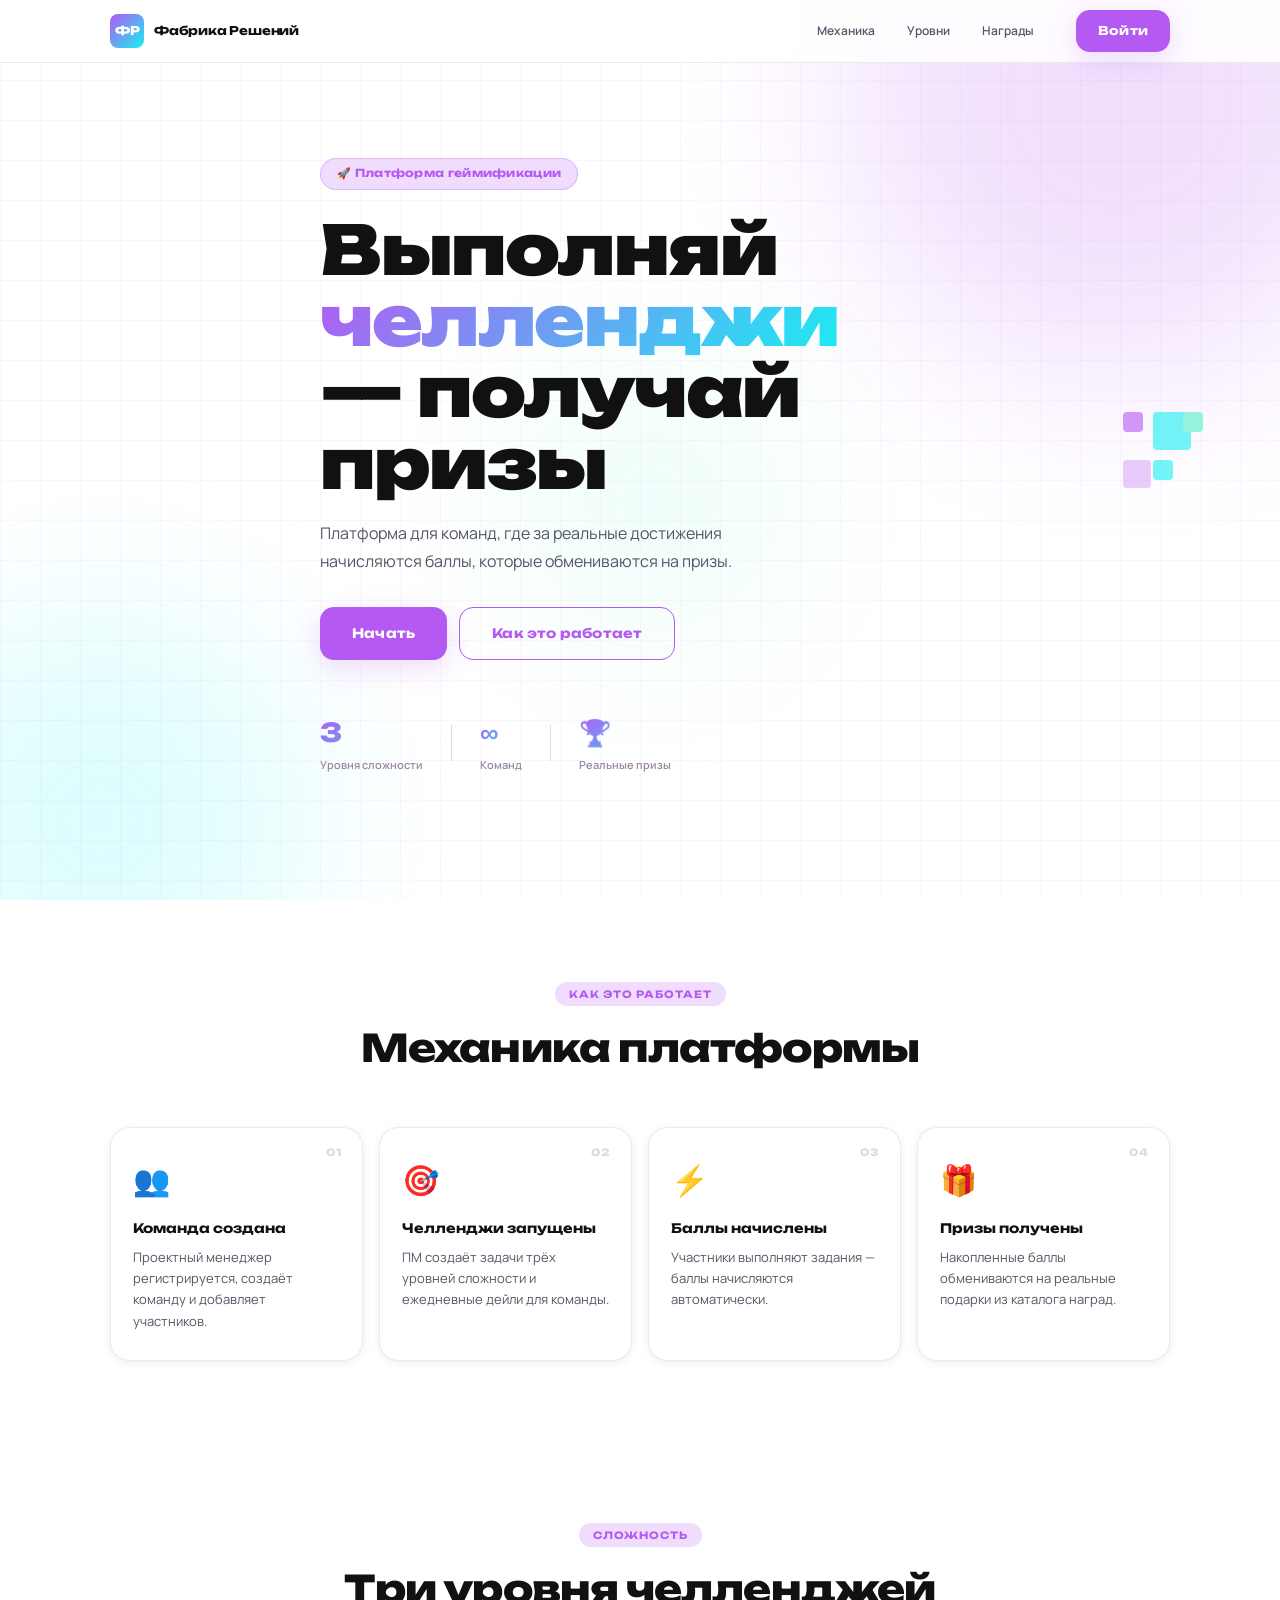
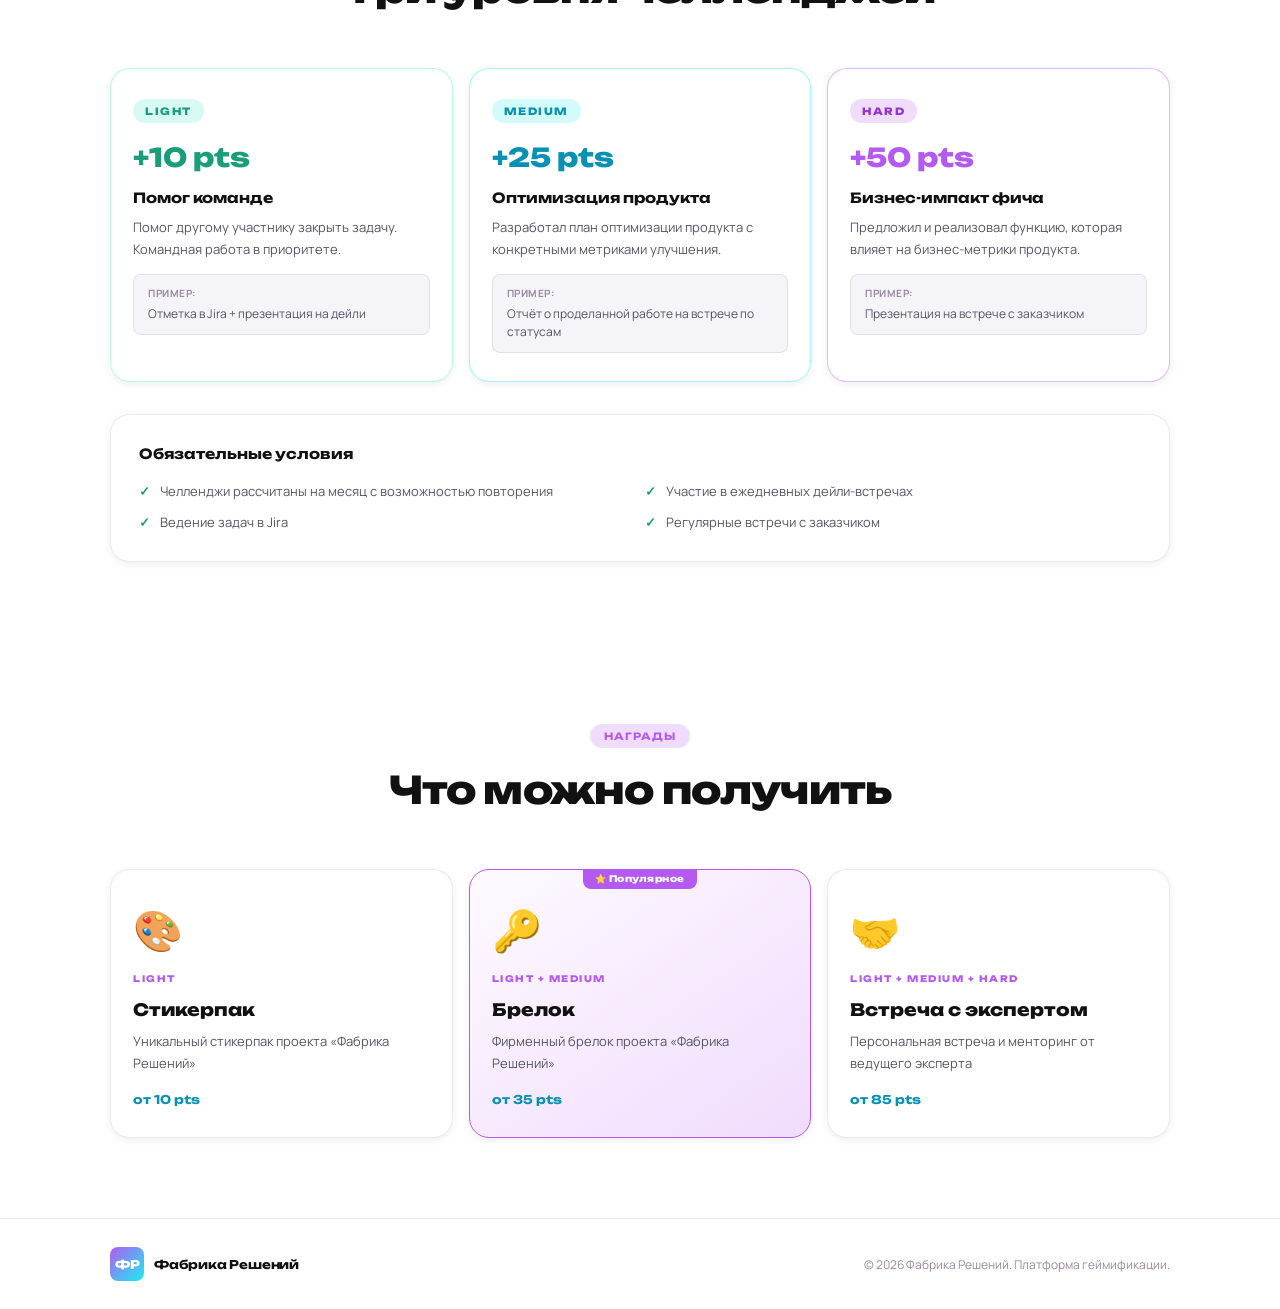
<file: frontend/index.html>
<!DOCTYPE html>
<html lang="ru">
<head>
  <meta charset="UTF-8" />
  <meta name="viewport" content="width=device-width, initial-scale=1.0" />
  <title>Фабрика Решений — Платформа геймификации</title>
  <link rel="preconnect" href="https://fonts.googleapis.com" />
  <link rel="preconnect" href="https://fonts.gstatic.com" crossorigin />
  <link href="https://fonts.googleapis.com/css2?family=Unbounded:wght@400;600;700;900&family=Manrope:wght@400;500;600&display=swap" rel="stylesheet" />
  <link rel="stylesheet" href="css/main.css" />
</head>
<body>

  <!-- HEADER -->
  <header class="header">
    <div class="container header__inner">
      <a href="/" class="logo">
        <span class="logo__fr">ФР</span>
        <span class="logo__text">Фабрика Решений</span>
      </a>
      <nav class="nav" id="nav">
        <a href="#mechanics" class="nav__link">Механика</a>
        <a href="#levels" class="nav__link">Уровни</a>
        <a href="#rewards" class="nav__link">Награды</a>
      </nav>
      <a href="pages/login.html" class="btn btn--primary">Войти</a>
      <button class="burger" id="burger" aria-label="Меню">
        <span></span><span></span><span></span>
      </button>
    </div>
  </header>

  <!-- MOBILE NAV -->
  <div class="mobile-nav" id="mobileNav">
    <a href="#mechanics" class="mobile-nav__link">Механика</a>
    <a href="#levels" class="mobile-nav__link">Уровни</a>
    <a href="#rewards" class="mobile-nav__link">Награды</a>
    <a href="pages/login.html" class="btn btn--primary mobile-nav__btn">Войти</a>
  </div>

  <!-- HERO -->
  <section class="hero">
    <div class="hero__bg">
      <div class="hero__orb hero__orb--purple"></div>
      <div class="hero__orb hero__orb--cyan"></div>
      <div class="hero__orb hero__orb--mint"></div>
      <div class="hero__grid"></div>
    </div>
    <div class="container hero__inner">
      <div class="hero__badge">🚀 Платформа геймификации</div>
      <h1 class="hero__title">
        Выполняй<br/>
        <span class="gradient-text">челленджи</span><br/>
        — получай призы
      </h1>
      <p class="hero__desc">
        Платформа для команд, где за реальные достижения начисляются баллы, которые обмениваются на призы.
      </p>
      <div class="hero__actions">
        <a href="pages/login.html" class="btn btn--primary btn--lg">Начать</a>
        <a href="#mechanics" class="btn btn--ghost btn--lg">Как это работает</a>
      </div>
      <div class="hero__stats">
        <div class="hero__stat">
          <span class="hero__stat-num">3</span>
          <span class="hero__stat-label">Уровня сложности</span>
        </div>
        <div class="hero__stat-divider"></div>
        <div class="hero__stat">
          <span class="hero__stat-num">∞</span>
          <span class="hero__stat-label">Команд</span>
        </div>
        <div class="hero__stat-divider"></div>
        <div class="hero__stat">
          <span class="hero__stat-num">🏆</span>
          <span class="hero__stat-label">Реальные призы</span>
        </div>
      </div>
    </div>
    <!-- Pixel 3D decoration -->
    <div class="pixel-art" aria-hidden="true">
      <div class="pixel p1"></div>
      <div class="pixel p2"></div>
      <div class="pixel p3"></div>
      <div class="pixel p4"></div>
      <div class="pixel p5"></div>
    </div>
  </section>

  <!-- MECHANICS -->
  <section class="section" id="mechanics">
    <div class="container">
      <div class="section-header">
        <div class="section-tag">Как это работает</div>
        <h2 class="section-title">Механика платформы</h2>
      </div>
      <div class="mechanics-grid">
        <div class="mechanic-card" data-step="01">
          <div class="mechanic-card__icon">👥</div>
          <h3 class="mechanic-card__title">Команда создана</h3>
          <p class="mechanic-card__text">Проектный менеджер регистрируется, создаёт команду и добавляет участников.</p>
        </div>
        <div class="mechanic-card" data-step="02">
          <div class="mechanic-card__icon">🎯</div>
          <h3 class="mechanic-card__title">Челленджи запущены</h3>
          <p class="mechanic-card__text">ПМ создаёт задачи трёх уровней сложности и ежедневные дейли для команды.</p>
        </div>
        <div class="mechanic-card" data-step="03">
          <div class="mechanic-card__icon">⚡</div>
          <h3 class="mechanic-card__title">Баллы начислены</h3>
          <p class="mechanic-card__text">Участники выполняют задания — баллы начисляются автоматически.</p>
        </div>
        <div class="mechanic-card" data-step="04">
          <div class="mechanic-card__icon">🎁</div>
          <h3 class="mechanic-card__title">Призы получены</h3>
          <p class="mechanic-card__text">Накопленные баллы обмениваются на реальные подарки из каталога наград.</p>
        </div>
      </div>
    </div>
  </section>

  <!-- LEVELS -->
  <section class="section section--dark" id="levels">
    <div class="container">
      <div class="section-header">
        <div class="section-tag">Сложность</div>
        <h2 class="section-title">Три уровня челленджей</h2>
      </div>
      <div class="levels-grid">
        <div class="level-card level-card--light">
          <div class="level-card__badge">LIGHT</div>
          <div class="level-card__points">+10 pts</div>
          <h3 class="level-card__title">Помог команде</h3>
          <p class="level-card__desc">Помог другому участнику закрыть задачу. Командная работа в приоритете.</p>
          <div class="level-card__example">
            <span class="level-card__example-label">Пример:</span>
            Отметка в Jira + презентация на дейли
          </div>
        </div>
        <div class="level-card level-card--medium">
          <div class="level-card__badge">MEDIUM</div>
          <div class="level-card__points">+25 pts</div>
          <h3 class="level-card__title">Оптимизация продукта</h3>
          <p class="level-card__desc">Разработал план оптимизации продукта с конкретными метриками улучшения.</p>
          <div class="level-card__example">
            <span class="level-card__example-label">Пример:</span>
            Отчёт о проделанной работе на встрече по статусам
          </div>
        </div>
        <div class="level-card level-card--hard">
          <div class="level-card__badge">HARD</div>
          <div class="level-card__points">+50 pts</div>
          <h3 class="level-card__title">Бизнес-импакт фича</h3>
          <p class="level-card__desc">Предложил и реализовал функцию, которая влияет на бизнес-метрики продукта.</p>
          <div class="level-card__example">
            <span class="level-card__example-label">Пример:</span>
            Презентация на встрече с заказчиком
          </div>
        </div>
      </div>
      <div class="conditions">
        <h3 class="conditions__title">Обязательные условия</h3>
        <div class="conditions-list">
          <div class="condition-item"><span class="condition-icon">✓</span>Челленджи рассчитаны на месяц с возможностью повторения</div>
          <div class="condition-item"><span class="condition-icon">✓</span>Участие в ежедневных дейли-встречах</div>
          <div class="condition-item"><span class="condition-icon">✓</span>Ведение задач в Jira</div>
          <div class="condition-item"><span class="condition-icon">✓</span>Регулярные встречи с заказчиком</div>
        </div>
      </div>
    </div>
  </section>

  <!-- REWARDS -->
  <section class="section section--dark" id="rewards">
    <div class="container">
      <div class="section-header">
        <div class="section-tag">Награды</div>
        <h2 class="section-title">Что можно получить</h2>
      </div>
      <div class="rewards-grid">
        <div class="reward-card">
          <div class="reward-card__icon">🎨</div>
          <div class="reward-card__combo">LIGHT</div>
          <h3 class="reward-card__title">Стикерпак</h3>
          <p class="reward-card__desc">Уникальный стикерпак проекта «Фабрика Решений»</p>
          <div class="reward-card__pts">от 10 pts</div>
        </div>
        <div class="reward-card reward-card--featured">
          <div class="reward-card__icon">🔑</div>
          <div class="reward-card__combo">LIGHT + MEDIUM</div>
          <h3 class="reward-card__title">Брелок</h3>
          <p class="reward-card__desc">Фирменный брелок проекта «Фабрика Решений»</p>
          <div class="reward-card__pts">от 35 pts</div>
        </div>
        <div class="reward-card">
          <div class="reward-card__icon">🤝</div>
          <div class="reward-card__combo">LIGHT + MEDIUM + HARD</div>
          <h3 class="reward-card__title">Встреча с экспертом</h3>
          <p class="reward-card__desc">Персональная встреча и менторинг от ведущего эксперта</p>
          <div class="reward-card__pts">от 85 pts</div>
        </div>
      </div>
    </div>
  </section>

  <!-- FOOTER -->
  <footer class="footer">
    <div class="container footer__inner">
      <div class="logo">
        <span class="logo__fr">ФР</span>
        <span class="logo__text">Фабрика Решений</span>
      </div>
      <p class="footer__copy">© 2026 Фабрика Решений. Платформа геймификации.</p>
    </div>
  </footer>

  <script src="js/main.js"></script>
</body>
</html>
</file>
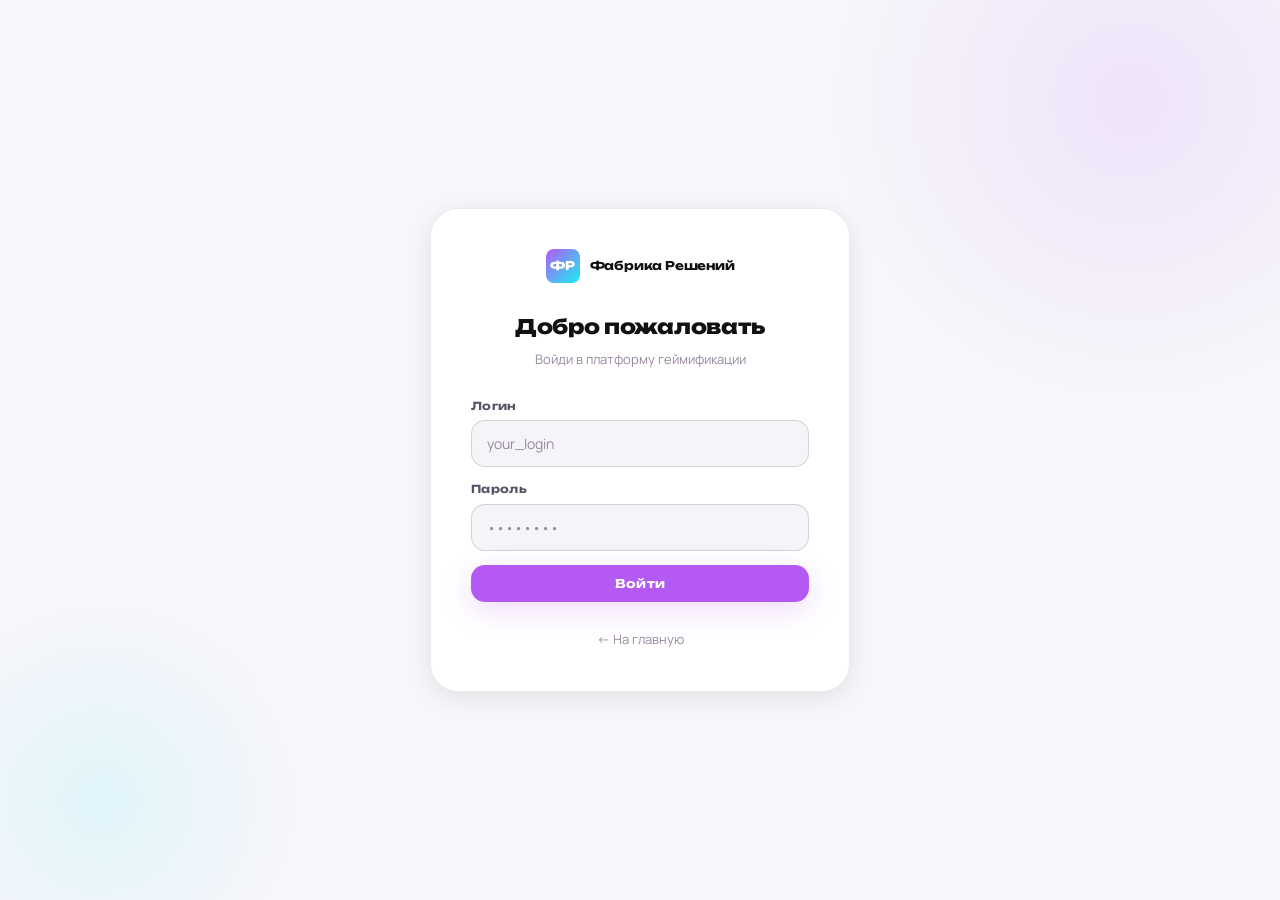
<file: frontend/pages/admin.html>
<!DOCTYPE html>
<html lang="ru">
<head>
  <meta charset="UTF-8" />
  <meta name="viewport" content="width=device-width, initial-scale=1.0" />
  <title>Админ — Фабрика Решений</title>
  <link href="https://fonts.googleapis.com/css2?family=Unbounded:wght@400;600;700;900&family=Manrope:wght@400;500;600&display=swap" rel="stylesheet" />
  <link rel="stylesheet" href="../css/main.css" />
  <link rel="stylesheet" href="../css/admin.css" />
</head>
<body>
<div class="dashboard">

  <!-- SIDEBAR -->
  <aside class="sidebar" id="sidebar">
    <div class="sidebar__header">
      <a href="/" class="logo">
        <div class="logo__fr">ФР</div>
        <span class="logo__text">Фабрика Решений</span>
      </a>
    </div>
    <nav class="sidebar__nav">
      <a class="sidebar__link active" data-tab="overview"  href="#"><span class="sidebar__link-icon">📊</span>Обзор</a>
      <a class="sidebar__link"        data-tab="analytics" href="#"><span class="sidebar__link-icon">📈</span>Аналитика</a>
      <a class="sidebar__link"        data-tab="pms"       href="#"><span class="sidebar__link-icon">👤</span>ПМ-менеджеры</a>
      <a class="sidebar__link"        data-tab="teams"     href="#"><span class="sidebar__link-icon">👥</span>Команды</a>
      <a class="sidebar__link"        data-tab="members"   href="#"><span class="sidebar__link-icon">🙋</span>Участники</a>
      <a class="sidebar__link"        data-tab="challenges"href="#"><span class="sidebar__link-icon">🎯</span>Челленджи</a>
      <a class="sidebar__link"        data-tab="prizes"    href="#"><span class="sidebar__link-icon">🎁</span>Призы</a>
      <a class="sidebar__link"        data-tab="logs"      href="#"><span class="sidebar__link-icon">📋</span>Лог баллов</a>
    </nav>
    <div class="sidebar__footer">
      <div class="sidebar__user">
        <div class="sidebar__user-avatar" style="background:linear-gradient(135deg,var(--purple),var(--cyan))">A</div>
        <div>
          <div class="sidebar__user-name">Администратор</div>
          <div class="sidebar__user-role">Полный доступ</div>
        </div>
      </div>
      <button class="btn btn--secondary btn--full" style="margin-top:8px;font-size:11px" onclick="Auth.logout()">Выйти</button>
    </div>
  </aside>
  <div class="sidebar-overlay" id="sidebarOverlay"></div>

  <!-- MAIN -->
  <main class="dashboard__main">
    <div class="dashboard__topbar">
      <button class="dashboard-hamburger" id="dashHamburger"><span></span><span></span><span></span></button>
      <h1 class="dashboard__title" id="pageTitle">Обзор</h1>
      <button class="btn btn--ghost" style="font-size:11px;padding:8px 14px" onclick="loadAll()" title="Обновить данные">↻ Обновить</button>
    </div>

    <!-- ══════════ OVERVIEW ══════════ -->
    <div id="tab-overview" class="tab-content active">
      <div class="stat-cards" id="overviewCards">
        <div class="stat-card"><div class="stat-card__label">ПМ-менеджеров</div><div class="stat-card__value" id="sPMs">—</div></div>
        <div class="stat-card"><div class="stat-card__label">Команд</div><div class="stat-card__value" id="sTeams">—</div></div>
        <div class="stat-card"><div class="stat-card__label">Участников</div><div class="stat-card__value" id="sMembers">—</div></div>
        <div class="stat-card"><div class="stat-card__label">Баллов выдано</div><div class="stat-card__value" id="sPoints">—</div></div>
        <div class="stat-card"><div class="stat-card__label">Челленджей</div><div class="stat-card__value" id="sChallenges">—</div></div>
      </div>
      <div class="grid-2">
        <div class="panel">
          <div class="panel__header"><span class="panel__title">🏆 Топ-5 участников</span></div>
          <div id="overviewTopMembers"></div>
        </div>
        <div class="panel">
          <div class="panel__header">
            <span class="panel__title">👥 Команды</span>
            <button class="btn btn--primary" style="font-size:11px;padding:7px 14px" onclick="switchTab('pms');openModal('createPMModal')">+ ПМ</button>
          </div>
          <div id="overviewTeams"></div>
        </div>
      </div>
      <div class="panel">
        <div class="panel__header"><span class="panel__title">📋 Последние операции с баллами</span><a class="link-sm" onclick="switchTab('logs')" href="#">Все →</a></div>
        <div id="overviewRecentLogs"></div>
      </div>
    </div>

    <!-- ══════════ ANALYTICS ══════════ -->
    <div id="tab-analytics" class="tab-content">
      <div class="stat-cards" id="analyticsCards">
        <div class="stat-card"><div class="stat-card__label">LIGHT челленджей</div><div class="stat-card__value" id="aLight">—</div></div>
        <div class="stat-card"><div class="stat-card__label">MEDIUM челленджей</div><div class="stat-card__value" id="aMedium">—</div></div>
        <div class="stat-card"><div class="stat-card__label">HARD челленджей</div><div class="stat-card__value" id="aHard">—</div></div>
        <div class="stat-card"><div class="stat-card__label">Средний балл</div><div class="stat-card__value" id="aAvg">—</div></div>
      </div>
      <div class="grid-2">
        <div class="panel">
          <div class="panel__header"><span class="panel__title">📊 Баллы по дням (14 дней)</span></div>
          <div class="chart-wrap" id="pointsChart"></div>
        </div>
        <div class="panel">
          <div class="panel__header"><span class="panel__title">🥧 Распределение по уровням</span></div>
          <div class="chart-wrap" id="levelsPie"></div>
        </div>
      </div>
      <div class="panel">
        <div class="panel__header"><span class="panel__title">📋 Рейтинг команд по баллам</span></div>
        <div id="teamsRanking"></div>
      </div>
    </div>

    <!-- ══════════ PMs ══════════ -->
    <div id="tab-pms" class="tab-content">
      <div class="panel">
        <div class="panel__header">
          <span class="panel__title">Проектные менеджеры</span>
          <button class="btn btn--primary" onclick="openModal('createPMModal')">+ Создать ПМ</button>
        </div>
        <div class="search-bar">
          <input class="form-input search-input" type="text" id="pmSearch" placeholder="🔍  Поиск по имени или логину…" oninput="renderPMs()"/>
        </div>
        <div class="table-wrap">
          <table class="data-table">
            <thead><tr>
              <th>Пользователь</th><th>Статус</th><th>Команда</th><th>Участников</th><th>Челленджей</th><th>Создан</th><th>Действия</th>
            </tr></thead>
            <tbody id="pmTableBody"></tbody>
          </table>
        </div>
      </div>
    </div>

    <!-- ══════════ TEAMS ══════════ -->
    <div id="tab-teams" class="tab-content">
      <div class="panel">
        <div class="panel__header"><span class="panel__title">Все команды</span></div>
        <div id="allTeamsList"></div>
      </div>
    </div>

    <!-- ══════════ MEMBERS ══════════ -->
    <div id="tab-members" class="tab-content">
      <div class="panel">
        <div class="panel__header">
          <span class="panel__title">Все участники</span>
          <span class="panel__count" id="membersCount"></span>
        </div>
        <div class="search-bar" style="display:flex;gap:10px;flex-wrap:wrap">
          <input class="form-input search-input" style="flex:1;min-width:180px" type="text" id="memberSearch" placeholder="🔍  Поиск по имени, email…" oninput="renderMembers()"/>
          <select class="form-input form-select" id="memberTeamFilter" style="width:180px" onchange="renderMembers()">
            <option value="">Все команды</option>
          </select>
        </div>
        <div class="table-wrap">
          <table class="data-table">
            <thead><tr>
              <th>Участник</th><th>Команда</th><th>Роль</th><th>Баллы</th><th>Стрик</th><th>Действия</th>
            </tr></thead>
            <tbody id="memberTableBody"></tbody>
          </table>
        </div>
      </div>
    </div>

    <!-- ══════════ CHALLENGES ══════════ -->
    <div id="tab-challenges" class="tab-content">
      <div class="panel">
        <div class="panel__header">
          <span class="panel__title">Все челленджи</span>
        </div>
        <div class="tabs">
          <button class="tab-btn active" onclick="filterChallenges('',this)">Все</button>
          <button class="tab-btn" onclick="filterChallenges('LIGHT',this)">LIGHT</button>
          <button class="tab-btn" onclick="filterChallenges('MEDIUM',this)">MEDIUM</button>
          <button class="tab-btn" onclick="filterChallenges('HARD',this)">HARD</button>
        </div>
        <div class="table-wrap">
          <table class="data-table">
            <thead><tr><th>Название</th><th>Уровень</th><th>Баллы</th><th>Команда</th><th>ПМ</th><th>Создан</th><th>Действия</th></tr></thead>
            <tbody id="allChallengesBody"></tbody>
          </table>
        </div>
      </div>
    </div>

    <!-- ══════════ PRIZES ══════════ -->
    <div id="tab-prizes" class="tab-content">
      <div class="panel">
        <div class="panel__header">
          <span class="panel__title">Каталог призов</span>
          <button class="btn btn--primary" onclick="openModal('addPrizeModal')">+ Добавить</button>
        </div>
        <div id="prizesList"></div>
      </div>
    </div>

    <!-- ══════════ LOGS ══════════ -->
    <div id="tab-logs" class="tab-content">
      <div class="panel">
        <div class="panel__header">
          <span class="panel__title">Лог начисления баллов</span>
          <span class="panel__count" id="logsCount"></span>
        </div>
        <div class="table-wrap">
          <table class="data-table">
            <thead><tr><th>Дата</th><th>Участник</th><th>Баллы</th><th>Тип</th><th>Комментарий</th><th>Кем</th></tr></thead>
            <tbody id="logsBody"></tbody>
          </table>
        </div>
      </div>
    </div>

  </main>
</div>

<!-- ══ MODAL: Create PM ══ -->
<div class="modal-overlay" id="createPMModal">
  <div class="modal">
    <div class="modal__header">
      <span class="modal__title">Создать ПМ-аккаунт</span>
      <button class="modal__close" onclick="closeModal('createPMModal')">✕</button>
    </div>
    <div class="form-row">
      <div class="form-group"><label class="form-label">Имя</label><input class="form-input" type="text" id="pmFullName" placeholder="Иван Иванов"/></div>
      <div class="form-group"><label class="form-label">Логин *</label><input class="form-input" type="text" id="pmUsername" placeholder="ivan_pm"/></div>
    </div>
    <div class="form-group"><label class="form-label">Email</label><input class="form-input" type="email" id="pmEmail" placeholder="ivan@company.com"/></div>
    <div class="form-group"><label class="form-label">Пароль *</label><input class="form-input" type="password" id="pmPassword" placeholder="Минимум 6 символов"/></div>
    <div class="form-group"><label class="form-label">Название команды</label><input class="form-input" type="text" id="pmTeamName" placeholder="Команда А"/></div>
    <div class="modal__actions">
      <button class="btn btn--secondary" onclick="closeModal('createPMModal')">Отмена</button>
      <button class="btn btn--primary" onclick="createPM()">Создать</button>
    </div>
  </div>
</div>

<!-- ══ MODAL: Edit PM ══ -->
<div class="modal-overlay" id="editPMModal">
  <div class="modal">
    <div class="modal__header">
      <span class="modal__title">Редактировать ПМ</span>
      <button class="modal__close" onclick="closeModal('editPMModal')">✕</button>
    </div>
    <input type="hidden" id="editPMId"/>
    <div class="form-group"><label class="form-label">Полное имя</label><input class="form-input" type="text" id="editPMFullName"/></div>
    <div class="form-group"><label class="form-label">Email</label><input class="form-input" type="email" id="editPMEmail"/></div>
    <div class="form-group"><label class="form-label">Название команды</label><input class="form-input" type="text" id="editPMTeamName"/></div>
    <div class="form-group">
      <label class="form-label">Статус аккаунта</label>
      <select class="form-input form-select" id="editPMActive">
        <option value="true">Активен</option>
        <option value="false">Заблокирован</option>
      </select>
    </div>
    <div class="modal__actions">
      <button class="btn btn--secondary" onclick="closeModal('editPMModal')">Отмена</button>
      <button class="btn btn--primary" onclick="savePM()">Сохранить</button>
    </div>
  </div>
</div>

<!-- ══ MODAL: Reset Password ══ -->
<div class="modal-overlay" id="resetPassModal">
  <div class="modal" style="max-width:360px">
    <div class="modal__header">
      <span class="modal__title">Сбросить пароль</span>
      <button class="modal__close" onclick="closeModal('resetPassModal')">✕</button>
    </div>
    <p style="font-size:13px;color:var(--text-secondary);margin-bottom:16px" id="resetPassHint"></p>
    <input type="hidden" id="resetPassPMId"/>
    <div class="form-group">
      <label class="form-label">Новый пароль</label>
      <input class="form-input" type="password" id="resetPassValue" placeholder="Минимум 6 символов"/>
    </div>
    <div class="modal__actions">
      <button class="btn btn--secondary" onclick="closeModal('resetPassModal')">Отмена</button>
      <button class="btn btn--primary" onclick="doResetPass()">Сохранить</button>
    </div>
  </div>
</div>

<!-- ══ MODAL: Edit Member ══ -->
<div class="modal-overlay" id="editMemberModal">
  <div class="modal">
    <div class="modal__header">
      <span class="modal__title">Редактировать участника</span>
      <button class="modal__close" onclick="closeModal('editMemberModal')">✕</button>
    </div>
    <input type="hidden" id="editMemberId"/>
    <div class="form-row">
      <div class="form-group"><label class="form-label">Имя</label><input class="form-input" type="text" id="editMemberFirst"/></div>
      <div class="form-group"><label class="form-label">Фамилия</label><input class="form-input" type="text" id="editMemberLast"/></div>
    </div>
    <div class="form-group"><label class="form-label">Email</label><input class="form-input" type="email" id="editMemberEmail"/></div>
    <div class="form-group"><label class="form-label">Роль в проекте</label><input class="form-input" type="text" id="editMemberRole"/></div>
    <div class="modal__actions">
      <button class="btn btn--secondary" onclick="closeModal('editMemberModal')">Отмена</button>
      <button class="btn btn--primary" onclick="saveMember()">Сохранить</button>
    </div>
  </div>
</div>

<!-- ══ MODAL: Award / Deduct Points ══ -->
<div class="modal-overlay" id="pointsModal">
  <div class="modal" style="max-width:380px">
    <div class="modal__header">
      <span class="modal__title" id="pointsModalTitle">Начислить баллы</span>
      <button class="modal__close" onclick="closeModal('pointsModal')">✕</button>
    </div>
    <p style="font-size:13px;color:var(--text-secondary);margin-bottom:16px" id="pointsModalHint"></p>
    <input type="hidden" id="pointsMemberId"/>
    <div class="form-group">
      <label class="form-label">Количество баллов</label>
      <input class="form-input" type="number" id="pointsAmount" min="1" value="10"/>
    </div>
    <div class="form-group">
      <label class="form-label">Комментарий</label>
      <input class="form-input" type="text" id="pointsComment" placeholder="Причина начисления…"/>
    </div>
    <div class="modal__actions">
      <button class="btn btn--secondary" onclick="closeModal('pointsModal')">Отмена</button>
      <button class="btn btn--primary" id="pointsSubmitBtn" onclick="submitPoints()">Начислить</button>
    </div>
  </div>
</div>

<!-- ══ MODAL: Points History ══ -->
<div class="modal-overlay" id="historyModal">
  <div class="modal" style="max-width:560px">
    <div class="modal__header">
      <span class="modal__title" id="historyModalTitle">История баллов</span>
      <button class="modal__close" onclick="closeModal('historyModal')">✕</button>
    </div>
    <div class="table-wrap">
      <table class="data-table">
        <thead><tr><th>Дата</th><th>Баллы</th><th>Тип</th><th>Комментарий</th><th>Кем</th></tr></thead>
        <tbody id="historyBody"></tbody>
      </table>
    </div>
  </div>
</div>

<!-- ══ MODAL: Edit Team ══ -->
<div class="modal-overlay" id="editTeamModal">
  <div class="modal" style="max-width:360px">
    <div class="modal__header">
      <span class="modal__title">Переименовать команду</span>
      <button class="modal__close" onclick="closeModal('editTeamModal')">✕</button>
    </div>
    <input type="hidden" id="editTeamId"/>
    <div class="form-group"><label class="form-label">Название команды</label><input class="form-input" type="text" id="editTeamName"/></div>
    <div class="modal__actions">
      <button class="btn btn--secondary" onclick="closeModal('editTeamModal')">Отмена</button>
      <button class="btn btn--primary" onclick="saveTeam()">Сохранить</button>
    </div>
  </div>
</div>

<!-- ══ MODAL: Add Prize ══ -->
<div class="modal-overlay" id="addPrizeModal">
  <div class="modal">
    <div class="modal__header">
      <span class="modal__title">Добавить приз</span>
      <button class="modal__close" onclick="closeModal('addPrizeModal')">✕</button>
    </div>
    <div class="form-group"><label class="form-label">Название</label><input class="form-input" type="text" id="prizeName" placeholder="Стикерпак"/></div>
    <div class="form-group"><label class="form-label">Описание</label><textarea class="form-input" id="prizeDesc" rows="2" placeholder="Описание приза"></textarea></div>
    <div class="form-row">
      <div class="form-group"><label class="form-label">Стоимость (баллы)</label><input class="form-input" type="number" id="prizeCost" value="10" min="1"/></div>
      <div class="form-group"><label class="form-label">Уровень</label>
        <select class="form-input form-select" id="prizeLevel">
          <option value="LIGHT">LIGHT</option>
          <option value="MEDIUM">MEDIUM</option>
          <option value="HARD">HARD</option>
        </select>
      </div>
    </div>
    <div class="modal__actions">
      <button class="btn btn--secondary" onclick="closeModal('addPrizeModal')">Отмена</button>
      <button class="btn btn--primary" onclick="addPrize()">Добавить</button>
    </div>
  </div>
</div>

<!-- ══ MODAL: Team Detail ══ -->
<div class="modal-overlay" id="teamDetailModal">
  <div class="modal" style="max-width:620px">
    <div class="modal__header">
      <span class="modal__title" id="teamDetailTitle">Команда</span>
      <button class="modal__close" onclick="closeModal('teamDetailModal')">✕</button>
    </div>
    <div id="teamDetailBody"></div>
  </div>
</div>

<div class="toast" id="toast"></div>

<script src="../js/main.js"></script>
<script src="../js/admin.js"></script>
</body>
</html>
</file>
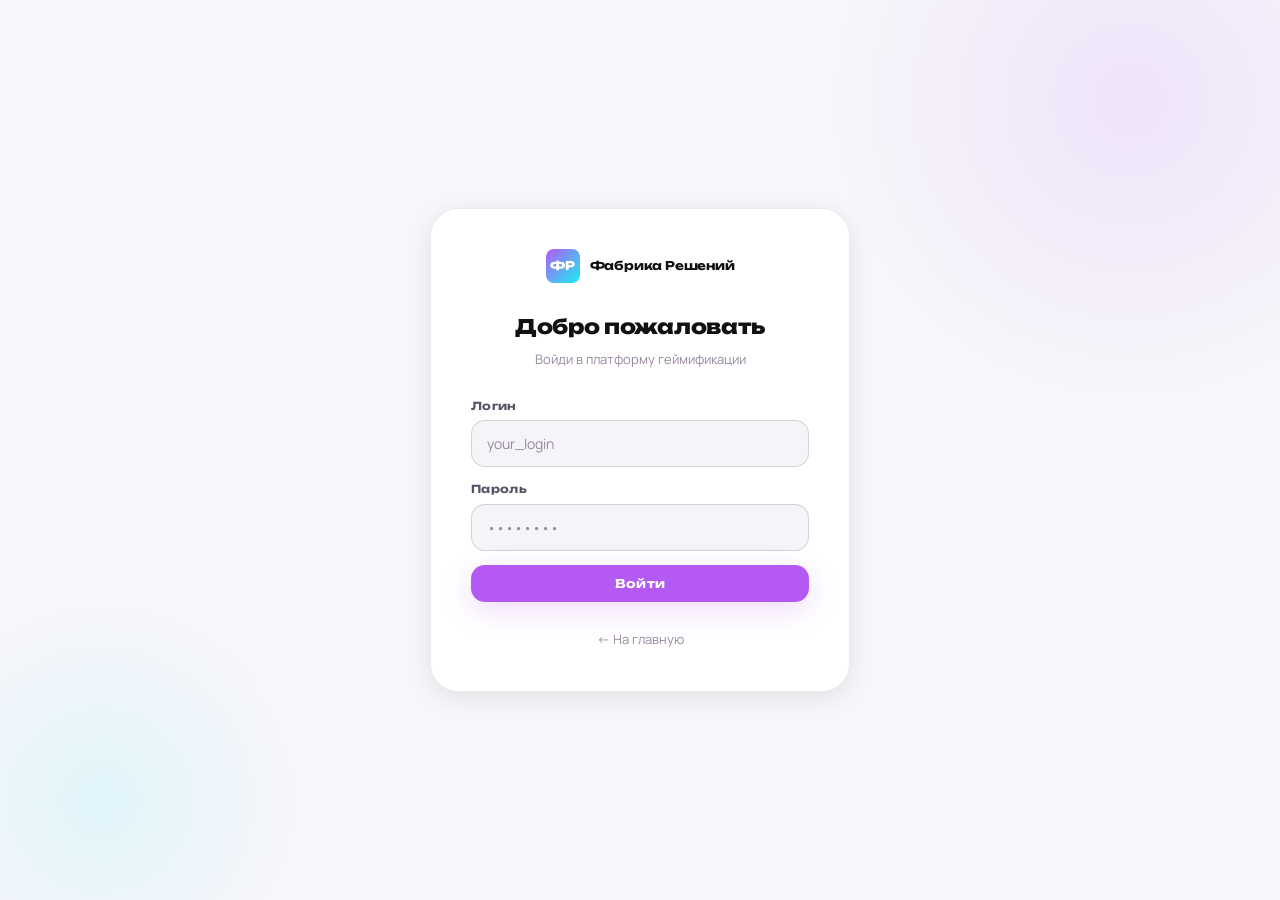
<file: frontend/pages/login.html>
<!DOCTYPE html>
<html lang="ru">
<head>
  <meta charset="UTF-8" />
  <meta name="viewport" content="width=device-width, initial-scale=1.0" />
  <title>Войти — Фабрика Решений</title>
  <link href="https://fonts.googleapis.com/css2?family=Unbounded:wght@400;600;700;900&family=Manrope:wght@400;500;600&display=swap" rel="stylesheet" />
  <link rel="stylesheet" href="../css/main.css" />
</head>
<body>
  <div class="auth-page">
    <div class="auth-card">
      <div class="auth-card__logo">
        <a href="/" class="logo">
          <div class="logo__fr">ФР</div>
          <span class="logo__text">Фабрика Решений</span>
        </a>
      </div>
      <h1 class="auth-card__title">Добро пожаловать</h1>
      <p class="auth-card__subtitle">Войди в платформу геймификации</p>

      <form id="loginForm" novalidate>
        <div class="form-group">
          <label class="form-label" for="username">Логин</label>
          <input class="form-input" type="text" id="username" name="username"
                 placeholder="your_login" autocomplete="username" />
          <span class="form-error" id="usernameError">Введите логин</span>
        </div>
        <div class="form-group">
          <label class="form-label" for="password">Пароль</label>
          <input class="form-input" type="password" id="password" name="password"
                 placeholder="••••••••" autocomplete="current-password" />
          <span class="form-error" id="passwordError">Введите пароль</span>
        </div>
        <span class="form-error" id="globalError" style="display:block;margin-bottom:12px;"></span>
        <button type="submit" class="btn btn--primary btn--full" id="submitBtn">
          Войти
        </button>
      </form>

      <div style="margin-top: 24px; text-align: center;">
        <a href="/" style="font-size: 13px; color: var(--text-muted);">← На главную</a>
      </div>
    </div>
  </div>

  <script src="../js/main.js"></script>
  <script>
    // Redirect if already logged in
    if (Auth.isAuth()) {
      const user = Auth.getUser();
      window.location.href = user?.role === 'admin' ? 'admin.html' : 'pm.html';
    }

    const form = document.getElementById('loginForm');
    const submitBtn = document.getElementById('submitBtn');
    const globalError = document.getElementById('globalError');

    form.addEventListener('submit', async (e) => {
      e.preventDefault();
      const username = document.getElementById('username').value.trim();
      const password = document.getElementById('password').value;

      // Validation
      let valid = true;
      if (!username) {
        document.getElementById('usernameError').classList.add('visible');
        valid = false;
      } else {
        document.getElementById('usernameError').classList.remove('visible');
      }
      if (!password) {
        document.getElementById('passwordError').classList.add('visible');
        valid = false;
      } else {
        document.getElementById('passwordError').classList.remove('visible');
      }
      if (!valid) return;

      submitBtn.textContent = 'Входим...';
      submitBtn.disabled = true;
      globalError.style.display = 'none';

      try {
        // OAuth2 form data
        const formData = new URLSearchParams();
        formData.append('username', username);
        formData.append('password', password);

        const res = await fetch('/api/auth/token', {
          method: 'POST',
          headers: { 'Content-Type': 'application/x-www-form-urlencoded' },
          body: formData
        });
        const data = await res.json();
        if (!res.ok) throw new Error(data.detail || 'Неверный логин или пароль');

        Auth.setToken(data.access_token);
        Auth.setUser(data.user);

        window.location.href = data.user.role === 'admin' ? 'admin.html' : 'pm.html';
      } catch (err) {
        globalError.textContent = err.message;
        globalError.style.display = 'block';
        globalError.classList.add('visible');
        submitBtn.textContent = 'Войти';
        submitBtn.disabled = false;
      }
    });
  </script>
</body>
</html>
</file>
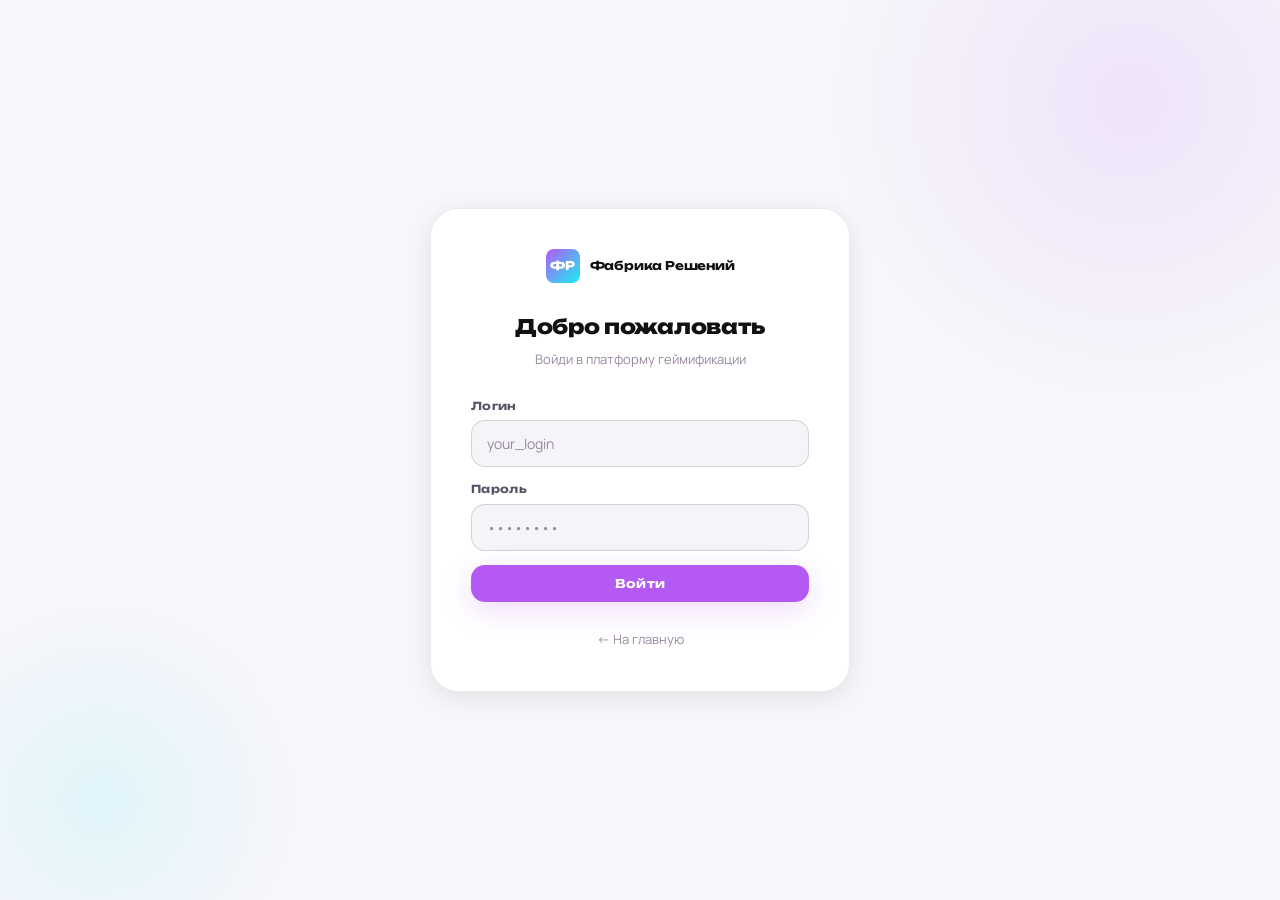
<file: frontend/pages/pm.html>
<!DOCTYPE html>
<html lang="ru">
<head>
  <meta charset="UTF-8" />
  <meta name="viewport" content="width=device-width, initial-scale=1.0" />
  <title>ПМ-кабинет — Фабрика Решений</title>
  <link href="https://fonts.googleapis.com/css2?family=Unbounded:wght@400;600;700;900&family=Manrope:wght@400;500;600&display=swap" rel="stylesheet" />
  <link rel="stylesheet" href="../css/main.css" />
</head>
<body>

<div class="dashboard">
  <!-- SIDEBAR -->
  <aside class="sidebar" id="sidebar">
    <div class="sidebar__header">
      <a href="/" class="logo">
        <div class="logo__fr">ФР</div>
        <span class="logo__text">Фабрика Решений</span>
      </a>
    </div>
    <nav class="sidebar__nav">
      <a class="sidebar__link active" data-tab="overview" href="#">
        <span class="sidebar__link-icon">📊</span> Обзор
      </a>
      <a class="sidebar__link" data-tab="team" href="#">
        <span class="sidebar__link-icon">👥</span> Команда
      </a>
      <a class="sidebar__link" data-tab="challenges" href="#">
        <span class="sidebar__link-icon">🎯</span> Челленджи
      </a>
      <a class="sidebar__link" data-tab="daily" href="#">
        <span class="sidebar__link-icon">📅</span> Дейли-задачи
      </a>
      <a class="sidebar__link" data-tab="rating" href="#">
        <span class="sidebar__link-icon">🏆</span> Рейтинг
      </a>
    </nav>
    <div class="sidebar__footer">
      <div class="sidebar__user" id="sidebarUser">
        <div class="sidebar__user-avatar" id="userAvatar">ПМ</div>
        <div>
          <div class="sidebar__user-name" id="userName">Загрузка...</div>
          <div class="sidebar__user-role">Проектный менеджер</div>
        </div>
      </div>
      <button class="btn btn--secondary btn--full" style="margin-top:8px; font-size:12px;" onclick="Auth.logout()">
        Выйти
      </button>
    </div>
  </aside>
  <div class="sidebar-overlay" id="sidebarOverlay"></div>

  <!-- MAIN -->
  <main class="dashboard__main">
    <div class="dashboard__topbar">
      <button class="dashboard-hamburger" id="dashHamburger">
        <span></span><span></span><span></span>
      </button>
      <h1 class="dashboard__title" id="pageTitle">Обзор</h1>
      <div style="display:flex;gap:8px;" id="topbarActions"></div>
    </div>

    <!-- OVERVIEW TAB -->
    <div id="tab-overview" class="tab-content active">
      <div class="stat-cards" id="statCards">
        <div class="stat-card">
          <div class="stat-card__label">Участников</div>
          <div class="stat-card__value" id="statMembers">—</div>
        </div>
        <div class="stat-card">
          <div class="stat-card__label">Челленджей</div>
          <div class="stat-card__value" id="statChallenges">—</div>
        </div>
        <div class="stat-card">
          <div class="stat-card__label">Дейли сегодня</div>
          <div class="stat-card__value" id="statDaily">—</div>
        </div>
        <div class="stat-card">
          <div class="stat-card__label">Баллов выдано</div>
          <div class="stat-card__value" id="statPoints">—</div>
        </div>
      </div>

      <div class="grid-2">
        <div class="panel">
          <div class="panel__header">
            <span class="panel__title">Топ-3 команды</span>
          </div>
          <div id="topRatingList">
            <div class="empty-state">
              <div class="empty-state__icon">📊</div>
              <div class="empty-state__title">Нет данных</div>
              <div class="empty-state__text">Добавьте участников и их результаты</div>
            </div>
          </div>
        </div>
        <div class="panel">
          <div class="panel__header">
            <span class="panel__title">Активные челленджи</span>
          </div>
          <div id="activeChallengesList">
            <div class="empty-state">
              <div class="empty-state__icon">🎯</div>
              <div class="empty-state__title">Нет челленджей</div>
              <div class="empty-state__text">Создайте первый челлендж для команды</div>
            </div>
          </div>
        </div>
      </div>
    </div>

    <!-- TEAM TAB -->
    <div id="tab-team" class="tab-content">
      <div class="panel">
        <div class="panel__header">
          <span class="panel__title">Участники команды</span>
          <button class="btn btn--primary" onclick="openModal('addMemberModal')">+ Добавить</button>
        </div>
        <div class="table-wrap">
          <table class="data-table">
            <thead>
              <tr>
                <th>Участник</th>
                <th>Роль</th>
                <th>Баллы</th>
                <th>Дейли</th>
                <th>Действия</th>
              </tr>
            </thead>
            <tbody id="teamTableBody">
              <tr><td colspan="5"><div class="empty-state">
                <div class="empty-state__icon">👥</div>
                <div class="empty-state__title">Команда пуста</div>
                <div class="empty-state__text">Добавьте первого участника</div>
              </div></td></tr>
            </tbody>
          </table>
        </div>
      </div>
    </div>

    <!-- CHALLENGES TAB -->
    <div id="tab-challenges" class="tab-content">
      <div class="panel">
        <div class="panel__header">
          <span class="panel__title">Челленджи</span>
          <button class="btn btn--primary" onclick="openModal('addChallengeModal')">+ Создать</button>
        </div>
        <div class="tabs">
          <button class="tab-btn active" onclick="filterChallenges('all', this)">Все</button>
          <button class="tab-btn" onclick="filterChallenges('LIGHT', this)">LIGHT</button>
          <button class="tab-btn" onclick="filterChallenges('MEDIUM', this)">MEDIUM</button>
          <button class="tab-btn" onclick="filterChallenges('HARD', this)">HARD</button>
        </div>
        <div id="challengesList">
          <div class="empty-state">
            <div class="empty-state__icon">🎯</div>
            <div class="empty-state__title">Нет челленджей</div>
            <div class="empty-state__text">Создайте первый челлендж</div>
          </div>
        </div>
      </div>
    </div>

    <!-- DAILY TAB -->
    <div id="tab-daily" class="tab-content">
      <div class="panel">
        <div class="panel__header">
          <span class="panel__title">Ежедневные задачи</span>
          <button class="btn btn--primary" onclick="openModal('addDailyModal')">+ Добавить</button>
        </div>
        <div class="table-wrap">
          <table class="data-table">
            <thead>
              <tr>
                <th>Задача</th>
                <th>Баллы</th>
                <th>Дата</th>
                <th>Действия</th>
              </tr>
            </thead>
            <tbody id="dailyTableBody">
              <tr><td colspan="5"><div class="empty-state">
                <div class="empty-state__icon">📅</div>
                <div class="empty-state__title">Нет задач</div>
                <div class="empty-state__text">Добавьте ежедневную задачу</div>
              </div></td></tr>
            </tbody>
          </table>
        </div>
      </div>
    </div>

    <!-- RATING TAB -->
    <div id="tab-rating" class="tab-content">
      <div class="panel">
        <div class="panel__header">
          <span class="panel__title">Рейтинг участников</span>
        </div>
        <div id="fullRatingList"></div>
      </div>
    </div>
  </main>
</div>

<!-- MODAL: Add Member -->
<div class="modal-overlay" id="addMemberModal">
  <div class="modal">
    <div class="modal__header">
      <span class="modal__title">Добавить участника</span>
      <button class="modal__close" onclick="closeModal('addMemberModal')">✕</button>
    </div>
    <div class="form-group">
      <label class="form-label">Имя</label>
      <input class="form-input" type="text" id="memberFirstName" placeholder="Иван" />
    </div>
    <div class="form-group">
      <label class="form-label">Фамилия</label>
      <input class="form-input" type="text" id="memberLastName" placeholder="Иванов" />
    </div>
    <div class="form-group">
      <label class="form-label">Роль в проекте</label>
      <input class="form-input" type="text" id="memberRole" placeholder="Frontend Developer" />
    </div>
    <div class="form-group">
      <label class="form-label">Email</label>
      <input class="form-input" type="email" id="memberEmail" placeholder="ivan@example.com" />
    </div>
    <div class="modal__actions">
      <button class="btn btn--secondary" onclick="closeModal('addMemberModal')">Отмена</button>
      <button class="btn btn--primary" onclick="addMember()">Добавить</button>
    </div>
  </div>
</div>

<!-- MODAL: Add Challenge -->
<div class="modal-overlay" id="addChallengeModal">
  <div class="modal">
    <div class="modal__header">
      <span class="modal__title">Создать челлендж</span>
      <button class="modal__close" onclick="closeModal('addChallengeModal')">✕</button>
    </div>
    <div class="form-group">
      <label class="form-label">Название</label>
      <input class="form-input" type="text" id="challengeTitle" placeholder="Помоги участнику закрыть задачу" />
    </div>
    <div class="form-group">
      <label class="form-label">Описание</label>
      <textarea class="form-input" id="challengeDesc" rows="3" placeholder="Подробное описание..."></textarea>
    </div>
    <div class="form-group">
      <label class="form-label">Уровень</label>
      <select class="form-input form-select" id="challengeLevel">
        <option value="LIGHT">LIGHT (+10 баллов)</option>
        <option value="MEDIUM">MEDIUM (+25 баллов)</option>
        <option value="HARD">HARD (+50 баллов)</option>
      </select>
    </div>
    <div class="form-group">
      <label class="form-label">Пример выполнения</label>
      <input class="form-input" type="text" id="challengeExample" placeholder="Отметка в Jira + презентация на дейли" />
    </div>
    <div class="modal__actions">
      <button class="btn btn--secondary" onclick="closeModal('addChallengeModal')">Отмена</button>
      <button class="btn btn--primary" onclick="addChallenge()">Создать</button>
    </div>
  </div>
</div>

<!-- MODAL: Add Daily Task -->
<div class="modal-overlay" id="addDailyModal">
  <div class="modal">
    <div class="modal__header">
      <span class="modal__title">Добавить дейли-задачу</span>
      <button class="modal__close" onclick="closeModal('addDailyModal')">✕</button>
    </div>
    <div class="form-group">
      <label class="form-label">Описание задачи</label>
      <textarea class="form-input" id="dailyDesc" rows="3" placeholder="Что нужно сделать сегодня..."></textarea>
    </div>
    <div class="form-group">
      <label class="form-label">Баллы за выполнение</label>
      <input class="form-input" type="number" id="dailyPoints" value="5" min="1" max="100" />
    </div>
    <div class="form-group">
      <label class="form-label">Дата</label>
      <input class="form-input" type="date" id="dailyDate" />
    </div>
    <div class="modal__actions">
      <button class="btn btn--secondary" onclick="closeModal('addDailyModal')">Отмена</button>
      <button class="btn btn--primary" onclick="addDailyTask()">Добавить</button>
    </div>
  </div>
</div>

<!-- MODAL: Award points -->
<div class="modal-overlay" id="awardPointsModal">
  <div class="modal">
    <div class="modal__header">
      <span class="modal__title">Начислить баллы</span>
      <button class="modal__close" onclick="closeModal('awardPointsModal')">✕</button>
    </div>
    <div class="form-group">
      <label class="form-label">Участник</label>
      <select class="form-input form-select" id="awardMember"></select>
    </div>
    <div class="form-group">
      <label class="form-label">Челлендж / задача</label>
      <select class="form-input form-select" id="awardChallenge"></select>
    </div>
    <div class="form-group">
      <label class="form-label">Комментарий</label>
      <input class="form-input" type="text" id="awardComment" placeholder="За отличную работу!" />
    </div>
    <div class="modal__actions">
      <button class="btn btn--secondary" onclick="closeModal('awardPointsModal')">Отмена</button>
      <button class="btn btn--primary" onclick="awardPoints()">Начислить</button>
    </div>
  </div>
</div>

<div class="toast" id="toast"></div>

<script src="../js/main.js"></script>
<script src="../js/pm.js"></script>
</body>
</html>
</file>
<file: frontend/css/main.css>
/* === CSS VARIABLES — LIGHT THEME === */
:root {
  /* Brand */
  --purple: #B559F3;
  --purple-dark: #9333D4;
  --purple-light: #F0DCFD;
  --cyan: #18EFF2;
  --cyan-light: #D4FBFC;
  --mint: #52F2C5;
  --mint-light: #D7FBF2;

  /* Neutrals */
  --bg: #FFFFFF;
  --bg-section: #F7F6FB;
  --bg-card: #FFFFFF;
  --bg-input: #F5F4F9;
  --border: rgba(0,0,0,0.08);
  --border-strong: rgba(0,0,0,0.14);

  /* Text */
  --text: #111111;
  --text-secondary: #555566;
  --text-muted: #99899F;

  /* Fonts */
  --font-display: 'Unbounded', sans-serif;
  --font-body: 'Manrope', sans-serif;

  /* Radii */
  --radius-sm: 8px;
  --radius-md: 14px;
  --radius-lg: 20px;
  --radius-xl: 28px;

  /* Misc */
  --transition: 0.18s ease;
  --shadow-sm: 0 2px 8px rgba(0,0,0,0.07);
  --shadow-md: 0 6px 24px rgba(0,0,0,0.09);
  --shadow-purple: 0 8px 28px rgba(181,89,243,0.22);
}

/* === RESET === */
*, *::before, *::after { box-sizing: border-box; margin: 0; padding: 0; }
html { scroll-behavior: smooth; }
body {
  font-family: var(--font-body);
  background: var(--bg);
  color: var(--text);
  line-height: 1.6;
  overflow-x: hidden;
}
a { text-decoration: none; color: inherit; }
img { max-width: 100%; display: block; }

/* === UTILS === */
.container {
  max-width: 1100px;
  margin: 0 auto;
  padding: 0 20px;
}

.gradient-text {
  background: linear-gradient(135deg, var(--purple), var(--cyan));
  -webkit-background-clip: text;
  -webkit-text-fill-color: transparent;
  background-clip: text;
}

/* === BUTTONS === */
.btn {
  display: inline-flex;
  align-items: center;
  justify-content: center;
  gap: 8px;
  padding: 11px 22px;
  border-radius: var(--radius-md);
  font-family: var(--font-display);
  font-size: 12px;
  font-weight: 700;
  cursor: pointer;
  border: none;
  transition: var(--transition);
  white-space: nowrap;
  letter-spacing: 0.2px;
}
.btn--primary {
  background: var(--purple);
  color: #fff;
  box-shadow: var(--shadow-purple);
}
.btn--primary:hover {
  background: var(--purple-dark);
  transform: translateY(-1px);
  box-shadow: 0 10px 32px rgba(181,89,243,0.3);
}
.btn--ghost {
  background: transparent;
  color: var(--purple);
  border: 1.5px solid var(--purple);
}
.btn--ghost:hover {
  background: var(--purple-light);
}
.btn--secondary {
  background: var(--bg-input);
  color: var(--text);
  border: 1.5px solid var(--border-strong);
}
.btn--secondary:hover { background: #ECEAF4; }
.btn--danger {
  background: #FEE2E2;
  color: #B91C1C;
  border: 1.5px solid #FECACA;
}
.btn--danger:hover { background: #FECACA; }
.btn--lg { padding: 15px 32px; font-size: 13px; }
.btn--full { width: 100%; justify-content: center; }

/* === HEADER === */
.header {
  position: fixed;
  top: 0; left: 0; right: 0;
  z-index: 100;
  background: rgba(255,255,255,0.88);
  backdrop-filter: blur(20px);
  border-bottom: 1px solid var(--border);
}
.header__inner {
  display: flex;
  align-items: center;
  gap: 28px;
  height: 62px;
}
.logo {
  display: flex;
  align-items: center;
  gap: 10px;
  flex-shrink: 0;
}
.logo__fr {
  width: 34px; height: 34px;
  background: linear-gradient(135deg, var(--purple), var(--cyan));
  border-radius: var(--radius-sm);
  display: flex; align-items: center; justify-content: center;
  font-family: var(--font-display);
  font-size: 12px; font-weight: 800;
  color: #fff;
}
.logo__text {
  font-family: var(--font-display);
  font-size: 12px;
  font-weight: 700;
  color: var(--text);
  letter-spacing: -0.2px;
}
.nav { display: flex; gap: 4px; margin-left: auto; }
.nav__link {
  padding: 6px 14px;
  border-radius: var(--radius-sm);
  font-size: 12px;
  font-weight: 600;
  color: var(--text-secondary);
  transition: var(--transition);
}
.nav__link:hover { color: var(--purple); background: var(--purple-light); }
.burger {
  display: none;
  flex-direction: column;
  gap: 5px;
  background: none;
  border: none;
  cursor: pointer;
  padding: 4px;
  margin-left: auto;
}
.burger span {
  display: block;
  width: 22px; height: 2px;
  background: var(--text);
  border-radius: 2px;
  transition: var(--transition);
}

/* === MOBILE NAV === */
.mobile-nav {
  display: none;
  position: fixed;
  top: 62px; left: 0; right: 0;
  background: var(--bg);
  border-bottom: 1px solid var(--border);
  padding: 12px 20px;
  z-index: 99;
  flex-direction: column;
  gap: 4px;
  box-shadow: var(--shadow-md);
}
.mobile-nav.open { display: flex; }
.mobile-nav__link {
  padding: 11px 16px;
  border-radius: var(--radius-sm);
  font-size: 14px;
  font-weight: 600;
  color: var(--text-secondary);
  transition: var(--transition);
}
.mobile-nav__link:hover { color: var(--purple); background: var(--purple-light); }
.mobile-nav__btn { margin-top: 8px; }

/* === HERO === */
.hero {
  min-height: 100vh;
  display: flex;
  align-items: center;
  position: relative;
  overflow: hidden;
  padding: 96px 0 64px;
  background: var(--bg);
}
.hero__bg {
  position: absolute;
  inset: 0;
  overflow: hidden;
}
.hero__orb {
  position: absolute;
  border-radius: 50%;
  filter: blur(90px);
  opacity: 0.18;
}
.hero__orb--purple {
  width: 560px; height: 560px;
  background: var(--purple);
  top: -180px; right: -120px;
}
.hero__orb--cyan {
  width: 400px; height: 400px;
  background: var(--cyan);
  bottom: -120px; left: -100px;
  opacity: 0.15;
}
.hero__orb--mint {
  width: 280px; height: 280px;
  background: var(--mint);
  top: 40%; left: 40%;
  opacity: 0.1;
}
.hero__grid {
  position: absolute;
  inset: 0;
  background-image:
    linear-gradient(rgba(181,89,243,0.05) 1px, transparent 1px),
    linear-gradient(90deg, rgba(181,89,243,0.05) 1px, transparent 1px);
  background-size: 40px 40px;
}
.hero__inner {
  position: relative;
  z-index: 2;
  max-width: 680px;
}
.hero__badge {
  display: inline-flex;
  align-items: center;
  gap: 8px;
  padding: 6px 16px;
  border: 1.5px solid rgba(181,89,243,0.3);
  border-radius: 100px;
  font-size: 11px;
  font-weight: 700;
  font-family: var(--font-display);
  color: var(--purple);
  margin-bottom: 24px;
  background: var(--purple-light);
  letter-spacing: 0.3px;
}
.hero__title {
  font-family: var(--font-display);
  font-size: clamp(34px, 6.5vw, 68px);
  font-weight: 900;
  line-height: 1.05;
  margin-bottom: 20px;
  letter-spacing: -1.5px;
  color: var(--text);
}
.hero__desc {
  font-size: 16px;
  color: var(--text-secondary);
  max-width: 480px;
  margin-bottom: 32px;
  line-height: 1.75;
}
.hero__actions {
  display: flex;
  gap: 12px;
  flex-wrap: wrap;
  margin-bottom: 52px;
}
.hero__stats {
  display: flex;
  align-items: center;
  gap: 28px;
  flex-wrap: wrap;
}
.hero__stat {
  display: flex;
  flex-direction: column;
  gap: 3px;
}
.hero__stat-num {
  font-family: var(--font-display);
  font-size: 26px;
  font-weight: 800;
  background: linear-gradient(135deg, var(--purple), var(--cyan));
  -webkit-background-clip: text;
  -webkit-text-fill-color: transparent;
  background-clip: text;
}
.hero__stat-label {
  font-size: 11px;
  color: var(--text-muted);
  font-weight: 600;
}
.hero__stat-divider {
  width: 1px;
  height: 36px;
  background: var(--border-strong);
}

/* Pixel art decorations */
.pixel-art {
  position: absolute;
  right: 6%;
  top: 50%;
  transform: translateY(-50%);
  display: grid;
  grid-template-columns: repeat(3, 20px);
  gap: 10px;
  z-index: 1;
  pointer-events: none;
  opacity: 0.6;
}
.pixel { border-radius: 4px; animation: pixelFloat 3s ease-in-out infinite; }
.p1 { width: 20px; height: 20px; background: var(--purple); animation-delay: 0s; }
.p2 { width: 38px; height: 38px; background: var(--cyan); animation-delay: 0.4s; }
.p3 { width: 20px; height: 20px; background: var(--mint); animation-delay: 0.8s; }
.p4 { width: 28px; height: 28px; background: var(--purple); opacity: 0.5; animation-delay: 1.2s; }
.p5 { width: 20px; height: 20px; background: var(--cyan); animation-delay: 1.6s; }
@keyframes pixelFloat {
  0%, 100% { transform: translateY(0); }
  50% { transform: translateY(-10px); }
}

/* === SECTIONS === */
.section { padding: 80px 0; background: var(--bg); }
.section--alt { background: var(--bg-section); }

.section-header {
  text-align: center;
  margin-bottom: 48px;
}
.section-tag {
  display: inline-block;
  padding: 4px 14px;
  border-radius: 100px;
  font-size: 10px;
  font-family: var(--font-display);
  font-weight: 700;
  color: var(--purple);
  background: var(--purple-light);
  letter-spacing: 1px;
  text-transform: uppercase;
  margin-bottom: 12px;
}
.section-title {
  font-family: var(--font-display);
  font-size: clamp(22px, 3.5vw, 38px);
  font-weight: 800;
  letter-spacing: -0.8px;
  color: var(--text);
}

/* === MECHANICS === */
.mechanics-grid {
  display: grid;
  grid-template-columns: repeat(4, 1fr);
  gap: 16px;
}
.mechanic-card {
  background: var(--bg-card);
  border: 1.5px solid var(--border);
  border-radius: var(--radius-lg);
  padding: 28px 22px;
  position: relative;
  transition: var(--transition);
  box-shadow: var(--shadow-sm);
}
.mechanic-card::before {
  content: attr(data-step);
  position: absolute;
  top: 16px; right: 20px;
  font-family: var(--font-display);
  font-size: 10px;
  color: var(--border-strong);
  font-weight: 800;
  letter-spacing: 1px;
}
.mechanic-card:hover {
  border-color: var(--purple);
  box-shadow: var(--shadow-purple);
  transform: translateY(-3px);
}
.mechanic-card__icon {
  font-size: 30px;
  margin-bottom: 14px;
  display: block;
}
.mechanic-card__title {
  font-family: var(--font-display);
  font-size: 13px;
  font-weight: 700;
  margin-bottom: 8px;
  color: var(--text);
}
.mechanic-card__text {
  font-size: 13px;
  color: var(--text-secondary);
  line-height: 1.65;
}

/* === LEVELS === */
.levels-grid {
  display: grid;
  grid-template-columns: repeat(3, 1fr);
  gap: 16px;
  margin-bottom: 32px;
}
.level-card {
  background: var(--bg-card);
  border: 1.5px solid var(--border);
  border-radius: var(--radius-lg);
  padding: 28px 22px;
  transition: var(--transition);
  box-shadow: var(--shadow-sm);
}
.level-card:hover {
  transform: translateY(-4px);
  box-shadow: var(--shadow-md);
}
.level-card__badge {
  display: inline-block;
  padding: 4px 12px;
  border-radius: 100px;
  font-family: var(--font-display);
  font-size: 10px;
  font-weight: 800;
  letter-spacing: 1.5px;
  margin-bottom: 14px;
}
.level-card__points {
  font-family: var(--font-display);
  font-size: 26px;
  font-weight: 800;
  margin-bottom: 8px;
}
.level-card__title {
  font-family: var(--font-display);
  font-size: 14px;
  font-weight: 700;
  margin-bottom: 8px;
  color: var(--text);
}
.level-card__desc {
  font-size: 13px;
  color: var(--text-secondary);
  margin-bottom: 14px;
  line-height: 1.65;
}
.level-card__example {
  background: var(--bg-input);
  border-radius: var(--radius-sm);
  padding: 11px 14px;
  font-size: 12px;
  color: var(--text-secondary);
  line-height: 1.5;
  border: 1px solid var(--border);
}
.level-card__example-label {
  display: block;
  color: var(--text-muted);
  font-weight: 700;
  font-size: 10px;
  text-transform: uppercase;
  letter-spacing: 0.5px;
  margin-bottom: 4px;
}
.level-card--light { border-color: rgba(82,242,197,0.4); }
.level-card--light .level-card__badge { background: var(--mint-light); color: #1A9E7A; }
.level-card--light .level-card__points { color: #1A9E7A; }
.level-card--medium { border-color: rgba(24,239,242,0.4); }
.level-card--medium .level-card__badge { background: var(--cyan-light); color: #0891B2; }
.level-card--medium .level-card__points { color: #0891B2; }
.level-card--hard { border-color: rgba(181,89,243,0.4); }
.level-card--hard .level-card__badge { background: var(--purple-light); color: var(--purple-dark); }
.level-card--hard .level-card__points { color: var(--purple); }

.conditions {
  background: var(--bg-card);
  border: 1.5px solid var(--border);
  border-radius: var(--radius-lg);
  padding: 28px;
  box-shadow: var(--shadow-sm);
}
.conditions__title {
  font-family: var(--font-display);
  font-size: 14px;
  font-weight: 700;
  margin-bottom: 16px;
  color: var(--text);
}
.conditions-list {
  display: grid;
  grid-template-columns: repeat(2, 1fr);
  gap: 10px;
}
.condition-item {
  display: flex;
  align-items: flex-start;
  gap: 10px;
  font-size: 13px;
  color: var(--text-secondary);
}
.condition-icon {
  color: #1A9E7A;
  flex-shrink: 0;
  font-weight: 700;
}

/* === PROGRESS DEMO === */
.progress-demo {
  max-width: 460px;
  margin: 0 auto;
}
.progress-demo__card {
  background: var(--bg-card);
  border: 1.5px solid var(--border);
  border-radius: var(--radius-xl);
  padding: 28px;
  box-shadow: var(--shadow-md);
}
.progress-player {
  display: flex;
  align-items: center;
  gap: 12px;
  margin-bottom: 22px;
}
.progress-player__avatar {
  width: 44px; height: 44px;
  background: linear-gradient(135deg, var(--purple), var(--cyan));
  border-radius: 12px;
  display: flex; align-items: center; justify-content: center;
  font-family: var(--font-display);
  font-size: 13px; font-weight: 800;
  color: #fff;
  flex-shrink: 0;
}
.progress-player__name {
  font-family: var(--font-display);
  font-size: 13px;
  font-weight: 700;
  color: var(--text);
}
.progress-player__role { font-size: 11px; color: var(--text-muted); }
.progress-player__points {
  margin-left: auto;
  font-family: var(--font-display);
  font-size: 18px;
  font-weight: 800;
  background: linear-gradient(135deg, var(--purple), var(--cyan));
  -webkit-background-clip: text;
  -webkit-text-fill-color: transparent;
  background-clip: text;
}
.progress-bars {
  display: flex;
  flex-direction: column;
  gap: 12px;
  margin-bottom: 18px;
}
.progress-bar-item__label {
  display: flex;
  justify-content: space-between;
  font-size: 11px;
  font-weight: 700;
  font-family: var(--font-display);
  color: var(--text-muted);
  margin-bottom: 5px;
  text-transform: uppercase;
  letter-spacing: 0.5px;
}
.progress-bar-item__val { color: var(--text); }
.progress-bar-item__track {
  height: 8px;
  background: var(--bg-input);
  border-radius: 100px;
  overflow: hidden;
  border: 1px solid var(--border);
}
.progress-bar-item__fill {
  height: 100%;
  border-radius: 100px;
  transition: width 1.2s cubic-bezier(0.4,0,0.2,1);
}
.progress-bar-item__fill--light { background: var(--mint); }
.progress-bar-item__fill--medium { background: var(--cyan); }
.progress-bar-item__fill--hard { background: var(--purple); }
.progress-daily {
  border-top: 1px solid var(--border);
  padding-top: 16px;
}
.progress-daily__label {
  font-size: 11px;
  font-weight: 700;
  font-family: var(--font-display);
  color: var(--text-muted);
  text-transform: uppercase;
  letter-spacing: 0.5px;
  margin-bottom: 10px;
}
.progress-daily__days { display: flex; gap: 6px; }
.day {
  flex: 1;
  aspect-ratio: 1;
  border-radius: var(--radius-sm);
  background: var(--bg-input);
  border: 1px solid var(--border);
  display: flex; align-items: center; justify-content: center;
  font-size: 10px;
  color: var(--text-muted);
  font-family: var(--font-display);
  font-weight: 700;
}
.day--done { background: var(--mint-light); color: #1A9E7A; border-color: rgba(82,242,197,0.4); }
.day--today { background: var(--purple-light); color: var(--purple); border-color: var(--purple); }

/* === REWARDS === */
.rewards-grid {
  display: grid;
  grid-template-columns: repeat(3, 1fr);
  gap: 16px;
}
.reward-card {
  background: var(--bg-card);
  border: 1.5px solid var(--border);
  border-radius: var(--radius-lg);
  padding: 28px 22px;
  transition: var(--transition);
  box-shadow: var(--shadow-sm);
}
.reward-card:hover {
  transform: translateY(-4px);
  border-color: var(--purple);
  box-shadow: var(--shadow-purple);
}
.reward-card--featured {
  border-color: var(--purple);
  background: linear-gradient(145deg, #FEFAFF, var(--purple-light));
  position: relative;
}
.reward-card--featured::before {
  content: '⭐ Популярное';
  position: absolute;
  top: -1px; left: 50%;
  transform: translateX(-50%);
  background: var(--purple);
  color: #fff;
  font-size: 9px;
  font-family: var(--font-display);
  font-weight: 800;
  padding: 3px 12px;
  border-radius: 0 0 8px 8px;
  letter-spacing: 0.5px;
}
.reward-card__icon { font-size: 40px; margin-bottom: 10px; }
.reward-card__combo {
  font-size: 9px;
  font-family: var(--font-display);
  font-weight: 800;
  color: var(--purple);
  letter-spacing: 1.5px;
  text-transform: uppercase;
  margin-bottom: 10px;
}
.reward-card__title {
  font-family: var(--font-display);
  font-size: 17px;
  font-weight: 800;
  margin-bottom: 8px;
  color: var(--text);
}
.reward-card__desc {
  font-size: 13px;
  color: var(--text-secondary);
  line-height: 1.65;
  margin-bottom: 16px;
}
.reward-card__pts {
  font-family: var(--font-display);
  font-size: 12px;
  color: #0891B2;
  font-weight: 700;
}

/* === RATING === */
.rating-table {
  background: var(--bg-card);
  border: 1.5px solid var(--border);
  border-radius: var(--radius-xl);
  overflow: hidden;
  box-shadow: var(--shadow-sm);
}
.rating-header {
  display: grid;
  grid-template-columns: 48px 1fr 100px 120px;
  padding: 11px 20px;
  font-size: 10px;
  font-family: var(--font-display);
  color: var(--text-muted);
  letter-spacing: 0.8px;
  text-transform: uppercase;
  border-bottom: 1.5px solid var(--border);
  background: var(--bg-section);
  font-weight: 700;
}
.rating-row {
  display: grid;
  grid-template-columns: 48px 1fr 100px 120px;
  align-items: center;
  padding: 13px 20px;
  border-bottom: 1px solid var(--border);
  transition: var(--transition);
}
.rating-row:last-child { border-bottom: none; }
.rating-row:hover { background: var(--bg-section); }
.rating-row--gold { background: rgba(255,215,0,0.06); }
.rating-row--silver { background: rgba(180,180,200,0.06); }
.rating-row--bronze { background: rgba(205,140,80,0.06); }
.rating-place { font-size: 18px; display: flex; align-items: center; }
.rating-user { display: flex; align-items: center; gap: 10px; }
.rating-avatar {
  width: 34px; height: 34px;
  border-radius: var(--radius-sm);
  background: var(--purple-light);
  display: flex; align-items: center; justify-content: center;
  font-family: var(--font-display);
  font-size: 11px;
  font-weight: 800;
  flex-shrink: 0;
  color: var(--purple-dark);
}
.rating-name {
  font-family: var(--font-display);
  font-size: 12px;
  font-weight: 700;
  color: var(--text);
}
.rating-role { font-size: 11px; color: var(--text-muted); }
.rating-points {
  font-family: var(--font-display);
  font-size: 13px;
  font-weight: 800;
  color: var(--purple);
}
.rating-challenges { font-size: 12px; color: var(--text-muted); }

/* === CTA === */
.cta {
  padding: 96px 0;
  position: relative;
  overflow: hidden;
  text-align: center;
  background: var(--bg-section);
}
.cta__bg { position: absolute; inset: 0; overflow: hidden; }
.cta__orb {
  position: absolute;
  border-radius: 50%;
  filter: blur(90px);
  opacity: 0.15;
}
.cta__orb--1 { width: 500px; height: 500px; background: var(--purple); top: -150px; left: -100px; }
.cta__orb--2 { width: 400px; height: 400px; background: var(--cyan); bottom: -100px; right: -100px; }
.cta__inner { position: relative; z-index: 2; }
.cta__title {
  font-family: var(--font-display);
  font-size: clamp(26px, 4vw, 44px);
  font-weight: 900;
  margin-bottom: 14px;
  letter-spacing: -1px;
  color: var(--text);
}
.cta__desc {
  color: var(--text-secondary);
  font-size: 16px;
  margin-bottom: 32px;
}

/* === FOOTER === */
.footer {
  border-top: 1.5px solid var(--border);
  padding: 28px 0;
  background: var(--bg);
}
.footer__inner {
  display: flex;
  align-items: center;
  justify-content: space-between;
  flex-wrap: wrap;
  gap: 16px;
}
.footer__copy { font-size: 12px; color: var(--text-muted); }

/* === AUTH PAGE === */
.auth-page {
  min-height: 100vh;
  display: flex;
  align-items: center;
  justify-content: center;
  padding: 20px;
  background: var(--bg-section);
  position: relative;
  overflow: hidden;
}
.auth-page::before {
  content: '';
  position: absolute;
  width: 600px; height: 600px;
  background: radial-gradient(circle, rgba(181,89,243,0.12) 0%, transparent 70%);
  top: -200px; right: -150px;
  pointer-events: none;
}
.auth-page::after {
  content: '';
  position: absolute;
  width: 400px; height: 400px;
  background: radial-gradient(circle, rgba(24,239,242,0.1) 0%, transparent 70%);
  bottom: -100px; left: -100px;
  pointer-events: none;
}
.auth-card {
  background: var(--bg-card);
  border: 1.5px solid var(--border);
  border-radius: var(--radius-xl);
  padding: 40px;
  width: 100%;
  max-width: 420px;
  position: relative;
  z-index: 1;
  box-shadow: var(--shadow-md);
}
.auth-card__logo { display: flex; justify-content: center; margin-bottom: 28px; }
.auth-card__title {
  font-family: var(--font-display);
  font-size: 20px;
  font-weight: 800;
  text-align: center;
  margin-bottom: 6px;
  color: var(--text);
  letter-spacing: -0.3px;
}
.auth-card__subtitle {
  text-align: center;
  color: var(--text-muted);
  font-size: 13px;
  margin-bottom: 28px;
}
.form-group {
  display: flex;
  flex-direction: column;
  gap: 5px;
  margin-bottom: 14px;
}
.form-label {
  font-size: 11px;
  font-family: var(--font-display);
  color: var(--text-secondary);
  font-weight: 700;
  letter-spacing: 0.3px;
}
.form-input {
  background: var(--bg-input);
  border: 1.5px solid var(--border-strong);
  border-radius: var(--radius-md);
  padding: 13px 15px;
  font-family: var(--font-body);
  font-size: 14px;
  color: var(--text);
  transition: var(--transition);
  outline: none;
  width: 100%;
}
.form-input:focus {
  border-color: var(--purple);
  background: var(--bg);
  box-shadow: 0 0 0 3px rgba(181,89,243,0.12);
}
.form-input::placeholder { color: var(--text-muted); }
.form-error {
  font-size: 12px;
  color: #B91C1C;
  margin-top: 2px;
  display: none;
}
.form-error.visible { display: block; }

/* === DASHBOARD === */
.dashboard { min-height: 100vh; display: flex; background: var(--bg-section); }
.sidebar {
  width: 240px;
  background: var(--bg-card);
  border-right: 1.5px solid var(--border);
  display: flex;
  flex-direction: column;
  position: fixed;
  top: 0; left: 0; bottom: 0;
  z-index: 50;
  transition: transform 0.28s ease;
  box-shadow: var(--shadow-sm);
}
.sidebar__header {
  padding: 22px 20px;
  border-bottom: 1.5px solid var(--border);
}
.sidebar__nav {
  flex: 1;
  padding: 14px 10px;
  display: flex;
  flex-direction: column;
  gap: 2px;
  overflow-y: auto;
}
.sidebar__link {
  display: flex;
  align-items: center;
  gap: 10px;
  padding: 9px 14px;
  border-radius: var(--radius-md);
  font-size: 12px;
  font-family: var(--font-display);
  font-weight: 700;
  color: var(--text-secondary);
  transition: var(--transition);
  cursor: pointer;
}
.sidebar__link:hover { background: var(--bg-input); color: var(--text); }
.sidebar__link.active { background: var(--purple-light); color: var(--purple); }
.sidebar__link-icon { font-size: 15px; width: 20px; text-align: center; }
.sidebar__footer {
  padding: 14px 10px;
  border-top: 1.5px solid var(--border);
}
.sidebar__user {
  display: flex;
  align-items: center;
  gap: 10px;
  padding: 10px 14px;
  border-radius: var(--radius-md);
}
.sidebar__user-avatar {
  width: 32px; height: 32px;
  border-radius: 8px;
  background: linear-gradient(135deg, var(--purple), var(--cyan));
  display: flex; align-items: center; justify-content: center;
  font-family: var(--font-display);
  font-size: 11px; font-weight: 800;
  color: #fff;
  flex-shrink: 0;
}
.sidebar__user-name { font-size: 12px; font-weight: 700; color: var(--text); }
.sidebar__user-role { font-size: 10px; color: var(--text-muted); }
.dashboard__main { margin-left: 240px; flex: 1; padding: 32px; overflow-x: hidden; }
.dashboard__topbar {
  display: flex;
  align-items: center;
  justify-content: space-between;
  margin-bottom: 24px;
  gap: 16px;
}
.dashboard__title {
  font-family: var(--font-display);
  font-size: 20px;
  font-weight: 800;
  color: var(--text);
  letter-spacing: -0.3px;
}
.dashboard-hamburger {
  display: none;
  background: none;
  border: none;
  cursor: pointer;
  padding: 4px;
  flex-direction: column;
  gap: 5px;
}
.dashboard-hamburger span {
  display: block;
  width: 22px; height: 2px;
  background: var(--text);
  border-radius: 2px;
}
.sidebar-overlay {
  display: none;
  position: fixed;
  inset: 0;
  background: rgba(0,0,0,0.25);
  z-index: 49;
}
.sidebar-overlay.show { display: block; }

/* === STAT CARDS === */
.stat-cards {
  display: grid;
  grid-template-columns: repeat(4, 1fr);
  gap: 14px;
  margin-bottom: 24px;
}
.stat-card {
  background: var(--bg-card);
  border: 1.5px solid var(--border);
  border-radius: var(--radius-lg);
  padding: 20px;
  transition: var(--transition);
  box-shadow: var(--shadow-sm);
}
.stat-card:hover { border-color: var(--purple); box-shadow: var(--shadow-purple); }
.stat-card__label {
  font-size: 10px;
  font-family: var(--font-display);
  font-weight: 700;
  color: var(--text-muted);
  text-transform: uppercase;
  letter-spacing: 0.8px;
  margin-bottom: 8px;
}
.stat-card__value {
  font-family: var(--font-display);
  font-size: 28px;
  font-weight: 800;
  background: linear-gradient(135deg, var(--purple), var(--cyan));
  -webkit-background-clip: text;
  -webkit-text-fill-color: transparent;
  background-clip: text;
}
.stat-card__sub { font-size: 11px; color: var(--text-muted); margin-top: 3px; }

/* === PANELS === */
.panel {
  background: var(--bg-card);
  border: 1.5px solid var(--border);
  border-radius: var(--radius-xl);
  padding: 22px;
  margin-bottom: 22px;
  box-shadow: var(--shadow-sm);
}
.panel__header {
  display: flex;
  align-items: center;
  justify-content: space-between;
  margin-bottom: 18px;
}
.panel__title {
  font-family: var(--font-display);
  font-size: 14px;
  font-weight: 700;
  color: var(--text);
}

/* === TABLE === */
.table-wrap { overflow-x: auto; }
.data-table { width: 100%; border-collapse: collapse; font-size: 13px; }
.data-table th {
  text-align: left;
  padding: 9px 14px;
  font-family: var(--font-display);
  font-size: 10px;
  font-weight: 700;
  color: var(--text-muted);
  text-transform: uppercase;
  letter-spacing: 0.8px;
  border-bottom: 1.5px solid var(--border);
  background: var(--bg-section);
}
.data-table td {
  padding: 13px 14px;
  border-bottom: 1px solid var(--border);
  vertical-align: middle;
  color: var(--text);
}
.data-table tr:last-child td { border-bottom: none; }
.data-table tr:hover td { background: var(--bg-section); }

/* === BADGES === */
.badge {
  display: inline-block;
  padding: 3px 10px;
  border-radius: 100px;
  font-size: 10px;
  font-family: var(--font-display);
  font-weight: 800;
  letter-spacing: 0.5px;
}
.badge--light { background: var(--mint-light); color: #1A9E7A; }
.badge--medium { background: var(--cyan-light); color: #0891B2; }
.badge--hard { background: var(--purple-light); color: var(--purple-dark); }
.badge--done { background: var(--mint-light); color: #1A9E7A; }
.badge--pending { background: #FFF7D0; color: #A16207; }
.badge--active { background: var(--mint-light); color: #1A9E7A; }

/* === MODALS === */
.modal-overlay {
  position: fixed;
  inset: 0;
  background: rgba(0,0,0,0.35);
  backdrop-filter: blur(4px);
  z-index: 200;
  display: none;
  align-items: center;
  justify-content: center;
  padding: 20px;
}
.modal-overlay.open { display: flex; }
.modal {
  background: var(--bg-card);
  border: 1.5px solid var(--border);
  border-radius: var(--radius-xl);
  padding: 30px;
  width: 100%;
  max-width: 460px;
  max-height: 90vh;
  overflow-y: auto;
  box-shadow: var(--shadow-md);
}
.modal__header {
  display: flex;
  align-items: center;
  justify-content: space-between;
  margin-bottom: 22px;
}
.modal__title {
  font-family: var(--font-display);
  font-size: 16px;
  font-weight: 800;
  color: var(--text);
  letter-spacing: -0.2px;
}
.modal__close {
  background: var(--bg-input);
  border: 1px solid var(--border);
  color: var(--text-muted);
  font-size: 16px;
  cursor: pointer;
  width: 30px; height: 30px;
  border-radius: 8px;
  display: flex; align-items: center; justify-content: center;
  transition: var(--transition);
}
.modal__close:hover { background: #FEE2E2; color: #B91C1C; border-color: #FECACA; }
.modal__actions { display: flex; gap: 10px; margin-top: 22px; }

/* === TOAST === */
.toast {
  position: fixed;
  bottom: 24px; right: 24px;
  background: var(--bg-card);
  border: 1.5px solid var(--border);
  border-radius: var(--radius-md);
  padding: 13px 20px;
  font-size: 13px;
  font-weight: 600;
  color: var(--text);
  z-index: 999;
  transform: translateY(60px);
  opacity: 0;
  transition: all 0.3s ease;
  max-width: 300px;
  box-shadow: var(--shadow-md);
}
.toast.show { transform: translateY(0); opacity: 1; }
.toast--success { border-color: rgba(82,242,197,0.5); }
.toast--error { border-color: #FECACA; color: #B91C1C; }

/* === LAYOUT HELPERS === */
.grid-2 { display: grid; grid-template-columns: 1fr 1fr; gap: 22px; }

/* === TABS === */
.tabs {
  display: flex;
  gap: 4px;
  background: var(--bg-input);
  border-radius: var(--radius-md);
  padding: 4px;
  margin-bottom: 20px;
  border: 1px solid var(--border);
}
.tab-btn {
  flex: 1;
  padding: 8px 14px;
  border-radius: var(--radius-sm);
  font-size: 11px;
  font-family: var(--font-display);
  font-weight: 800;
  color: var(--text-muted);
  background: none;
  border: none;
  cursor: pointer;
  transition: var(--transition);
  letter-spacing: 0.5px;
}
.tab-btn.active { background: var(--purple); color: #fff; }
.tab-content { display: none; }
.tab-content.active { display: block; }

/* === EMPTY STATE === */
.empty-state {
  text-align: center;
  padding: 44px 20px;
  color: var(--text-muted);
}
.empty-state__icon { font-size: 44px; margin-bottom: 12px; opacity: 0.7; }
.empty-state__title {
  font-family: var(--font-display);
  font-size: 14px;
  font-weight: 700;
  color: var(--text-secondary);
  margin-bottom: 6px;
}
.empty-state__text { font-size: 13px; }

/* === SELECT === */
.form-select {
  appearance: none;
  background-image: url("data:image/svg+xml,%3Csvg xmlns='http://www.w3.org/2000/svg' width='12' height='8'%3E%3Cpath d='M1 1l5 5 5-5' stroke='%23888' stroke-width='1.5' fill='none' stroke-linecap='round'/%3E%3C/svg%3E");
  background-repeat: no-repeat;
  background-position: right 14px center;
  padding-right: 40px;
  cursor: pointer;
}

/* === RESPONSIVE === */
@media (max-width: 1024px) {
  .stat-cards { grid-template-columns: repeat(2, 1fr); }
  .mechanics-grid { grid-template-columns: repeat(2, 1fr); }
}

@media (max-width: 768px) {
  .nav { display: none; }
  .header__inner .btn--primary { display: none; }
  .burger { display: flex; }
  .pixel-art { display: none; }

  .hero { padding: 88px 0 52px; }
  .hero__title { font-size: 32px; }
  .hero__stats { gap: 16px; }
  .hero__stat-num { font-size: 20px; }
  .hero__stat-divider { height: 28px; }

  .section, .section--alt { padding: 56px 0; }
  .mechanics-grid { grid-template-columns: 1fr; gap: 12px; }
  .levels-grid { grid-template-columns: 1fr; gap: 12px; }
  .rewards-grid { grid-template-columns: 1fr; gap: 12px; }
  .conditions-list { grid-template-columns: 1fr; }

  .rating-header { grid-template-columns: 40px 1fr 80px; }
  .rating-row { grid-template-columns: 40px 1fr 80px; }
  .rating-hide-mobile { display: none; }

  .footer__inner { flex-direction: column; align-items: flex-start; }

  .sidebar { transform: translateX(-100%); }
  .sidebar.open { transform: translateX(0); box-shadow: var(--shadow-md); }
  .dashboard__main { margin-left: 0; padding: 18px 16px; }
  .dashboard-hamburger { display: flex; }
  .stat-cards { grid-template-columns: repeat(2, 1fr); gap: 12px; }
  .grid-2 { grid-template-columns: 1fr; }
}

@media (max-width: 480px) {
  .hero__title { font-size: 26px; }
  .hero__actions { flex-direction: column; }
  .btn--lg { width: 100%; }
  .auth-card { padding: 26px 18px; }
  .stat-cards { grid-template-columns: 1fr 1fr; }
}

/* === ANIMATIONS === */
@keyframes fadeInUp {
  from { opacity: 0; transform: translateY(16px); }
  to { opacity: 1; transform: translateY(0); }
}
.fade-in { animation: fadeInUp 0.45s ease forwards; }
</file>
<file: frontend/css/admin.css>
/* === ADMIN PANEL EXTRA STYLES === */

/* Form row — two columns side by side */
.form-row {
  display: grid;
  grid-template-columns: 1fr 1fr;
  gap: 12px;
}
@media (max-width: 480px) { .form-row { grid-template-columns: 1fr; } }

/* Search bar */
.search-bar {
  margin-bottom: 16px;
}
.search-input {
  background: var(--bg-input) !important;
}

/* Panel count badge */
.panel__count {
  font-size: 11px;
  font-family: var(--font-display);
  font-weight: 700;
  color: var(--text-muted);
  background: var(--bg-input);
  border: 1px solid var(--border);
  border-radius: 100px;
  padding: 3px 10px;
}

/* Link small */
.link-sm {
  font-size: 12px;
  font-weight: 700;
  color: var(--purple);
  cursor: pointer;
  transition: var(--transition);
}
.link-sm:hover { text-decoration: underline; }

/* Status pills */
.status-pill {
  display: inline-flex;
  align-items: center;
  gap: 5px;
  padding: 3px 10px;
  border-radius: 100px;
  font-size: 10px;
  font-family: var(--font-display);
  font-weight: 800;
  letter-spacing: 0.3px;
}
.status-pill::before {
  content: '';
  width: 6px; height: 6px;
  border-radius: 50%;
  background: currentColor;
  opacity: 0.8;
}
.status-pill--active { background: var(--mint-light); color: #1A9E7A; }
.status-pill--blocked { background: #FEE2E2; color: #B91C1C; }

/* Points delta colors */
.pts-positive { color: #1A9E7A; font-weight: 700; font-family: var(--font-display); }
.pts-negative { color: #B91C1C; font-weight: 700; font-family: var(--font-display); }

/* Source type badge */
.source-badge {
  display: inline-block;
  padding: 2px 8px;
  border-radius: 6px;
  font-size: 10px;
  font-family: var(--font-display);
  font-weight: 700;
}
.source-badge--challenge   { background: var(--purple-light); color: var(--purple-dark); }
.source-badge--daily       { background: var(--cyan-light);   color: #0891B2; }
.source-badge--manual      { background: #FFF7D0; color: #A16207; }
.source-badge--admin_manual{ background: #FFE4E6; color: #BE123C; }

/* Chart container */
.chart-wrap {
  width: 100%;
  min-height: 160px;
  position: relative;
  overflow: hidden;
}

/* Bar chart */
.bar-chart {
  display: flex;
  align-items: flex-end;
  gap: 6px;
  height: 140px;
  padding: 0 4px;
}
.bar-chart__col {
  flex: 1;
  display: flex;
  flex-direction: column;
  align-items: center;
  gap: 4px;
  height: 100%;
  justify-content: flex-end;
}
.bar-chart__bar {
  width: 100%;
  border-radius: 4px 4px 0 0;
  background: linear-gradient(180deg, var(--purple), rgba(181,89,243,0.5));
  transition: height 0.6s cubic-bezier(0.4,0,0.2,1);
  min-height: 4px;
  position: relative;
}
.bar-chart__bar:hover::after {
  content: attr(data-val);
  position: absolute;
  top: -22px; left: 50%;
  transform: translateX(-50%);
  background: var(--text);
  color: var(--bg);
  font-size: 10px;
  font-family: var(--font-display);
  font-weight: 700;
  padding: 2px 6px;
  border-radius: 4px;
  white-space: nowrap;
}
.bar-chart__label {
  font-size: 9px;
  color: var(--text-muted);
  font-family: var(--font-display);
  text-align: center;
  transform: rotate(-40deg);
  transform-origin: top center;
  white-space: nowrap;
}
.bar-chart__empty {
  display: flex;
  align-items: center;
  justify-content: center;
  height: 140px;
  color: var(--text-muted);
  font-size: 13px;
}

/* Pie/donut chart */
.donut-wrap {
  display: flex;
  align-items: center;
  gap: 24px;
  padding: 8px 0;
  flex-wrap: wrap;
}
.donut-svg { flex-shrink: 0; }
.donut-legend {
  display: flex;
  flex-direction: column;
  gap: 10px;
}
.donut-legend-item {
  display: flex;
  align-items: center;
  gap: 8px;
  font-size: 13px;
}
.donut-legend-dot {
  width: 10px; height: 10px;
  border-radius: 50%;
  flex-shrink: 0;
}
.donut-legend-label { color: var(--text-secondary); }
.donut-legend-val {
  margin-left: auto;
  font-family: var(--font-display);
  font-size: 12px;
  font-weight: 700;
  color: var(--text);
}

/* Teams ranking */
.team-rank-row {
  display: grid;
  grid-template-columns: 32px 1fr 80px 80px 80px 80px;
  align-items: center;
  padding: 10px 14px;
  border-radius: var(--radius-md);
  gap: 8px;
  transition: var(--transition);
}
.team-rank-row:hover { background: var(--bg-section); }
.team-rank-row__header {
  font-size: 10px;
  font-family: var(--font-display);
  font-weight: 700;
  color: var(--text-muted);
  text-transform: uppercase;
  letter-spacing: 0.5px;
  border-bottom: 1.5px solid var(--border);
  padding-bottom: 8px;
  margin-bottom: 4px;
}
.team-bar {
  height: 6px;
  background: var(--bg-input);
  border-radius: 100px;
  overflow: hidden;
  margin-top: 3px;
}
.team-bar__fill {
  height: 100%;
  border-radius: 100px;
  background: linear-gradient(90deg, var(--purple), var(--cyan));
  transition: width 0.8s ease;
}

/* Action button group */
.action-group {
  display: flex;
  gap: 4px;
  flex-wrap: wrap;
}
.action-btn {
  padding: 5px 10px;
  font-size: 11px;
  border-radius: 8px;
  font-family: var(--font-display);
  font-weight: 700;
  cursor: pointer;
  border: 1.5px solid;
  transition: var(--transition);
  white-space: nowrap;
}
.action-btn--edit   { color: var(--purple); border-color: var(--purple-light); background: var(--purple-light); }
.action-btn--edit:hover { background: rgba(181,89,243,0.2); }
.action-btn--pass   { color: #0891B2; border-color: var(--cyan-light); background: var(--cyan-light); }
.action-btn--pass:hover { background: rgba(24,239,242,0.2); }
.action-btn--block  { color: #A16207; border-color: #FFF7D0; background: #FFF7D0; }
.action-btn--block:hover { background: #FEF3C7; }
.action-btn--del    { color: #B91C1C; border-color: #FEE2E2; background: #FEE2E2; }
.action-btn--del:hover { background: #FECACA; }
.action-btn--plus   { color: #1A9E7A; border-color: var(--mint-light); background: var(--mint-light); }
.action-btn--plus:hover { background: rgba(82,242,197,0.25); }
.action-btn--minus  { color: #B91C1C; border-color: #FEE2E2; background: #FEE2E2; }
.action-btn--minus:hover { background: #FECACA; }
.action-btn--hist   { color: var(--text-secondary); border-color: var(--border); background: var(--bg-input); }
.action-btn--hist:hover { background: var(--bg-section); }
.action-btn--detail { color: #0891B2; border-color: var(--cyan-light); background: var(--cyan-light); }
.action-btn--detail:hover { background: rgba(24,239,242,0.2); }

/* Team detail inside modal */
.team-detail-stats {
  display: grid;
  grid-template-columns: repeat(3, 1fr);
  gap: 12px;
  margin-bottom: 20px;
}
.team-detail-stat {
  background: var(--bg-section);
  border: 1px solid var(--border);
  border-radius: var(--radius-md);
  padding: 14px;
  text-align: center;
}
.team-detail-stat__val {
  font-family: var(--font-display);
  font-size: 22px;
  font-weight: 800;
  background: linear-gradient(135deg, var(--purple), var(--cyan));
  -webkit-background-clip: text;
  -webkit-text-fill-color: transparent;
  background-clip: text;
}
.team-detail-stat__label {
  font-size: 10px;
  font-family: var(--font-display);
  font-weight: 700;
  color: var(--text-muted);
  text-transform: uppercase;
  letter-spacing: 0.5px;
  margin-top: 2px;
}

/* Prize card grid */
.prizes-grid {
  display: grid;
  grid-template-columns: repeat(auto-fill, minmax(220px, 1fr));
  gap: 14px;
}
.prize-card {
  background: var(--bg-section);
  border: 1.5px solid var(--border);
  border-radius: var(--radius-lg);
  padding: 20px;
  transition: var(--transition);
}
.prize-card:hover { border-color: var(--purple); box-shadow: var(--shadow-purple); }

@media (max-width: 768px) {
  .team-rank-row { grid-template-columns: 28px 1fr 60px 60px; }
  .team-rank-row > :nth-child(5),
  .team-rank-row > :nth-child(6) { display: none; }
  .team-detail-stats { grid-template-columns: 1fr 1fr; }
}
</file>
